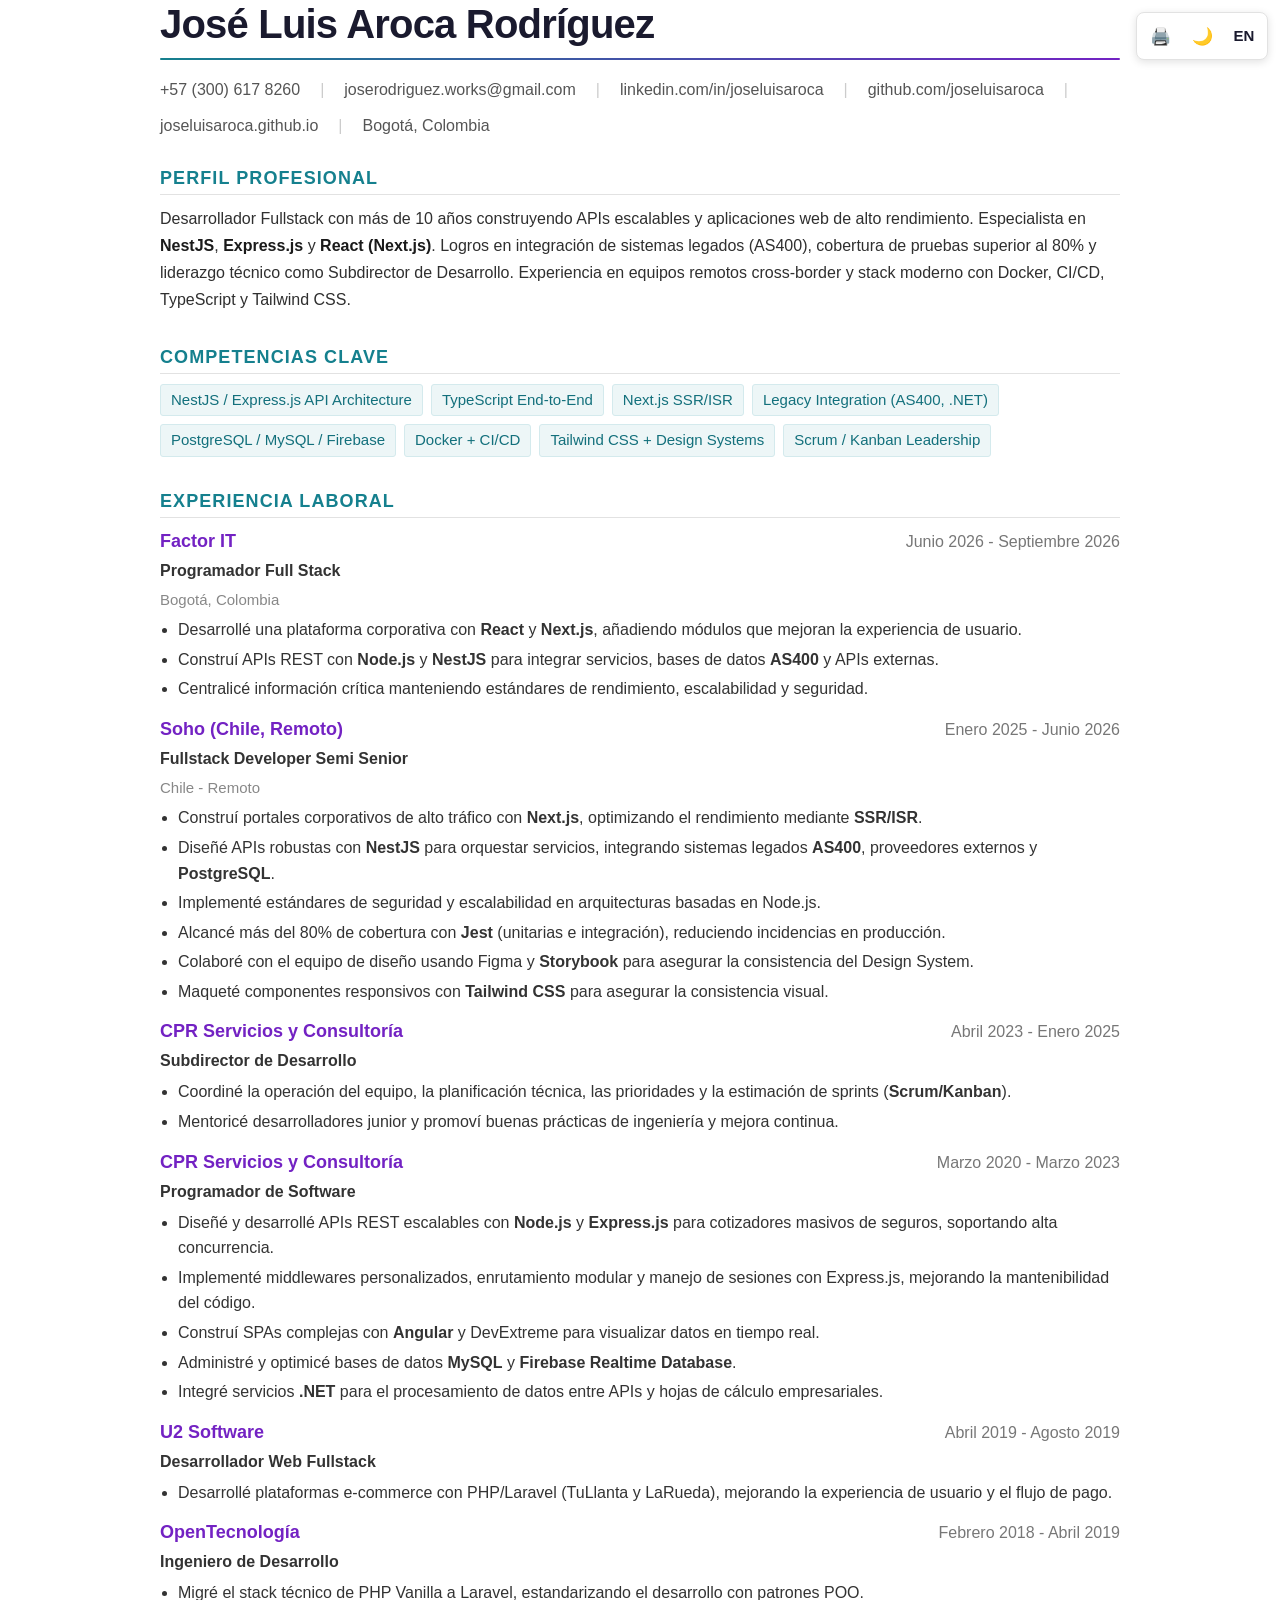
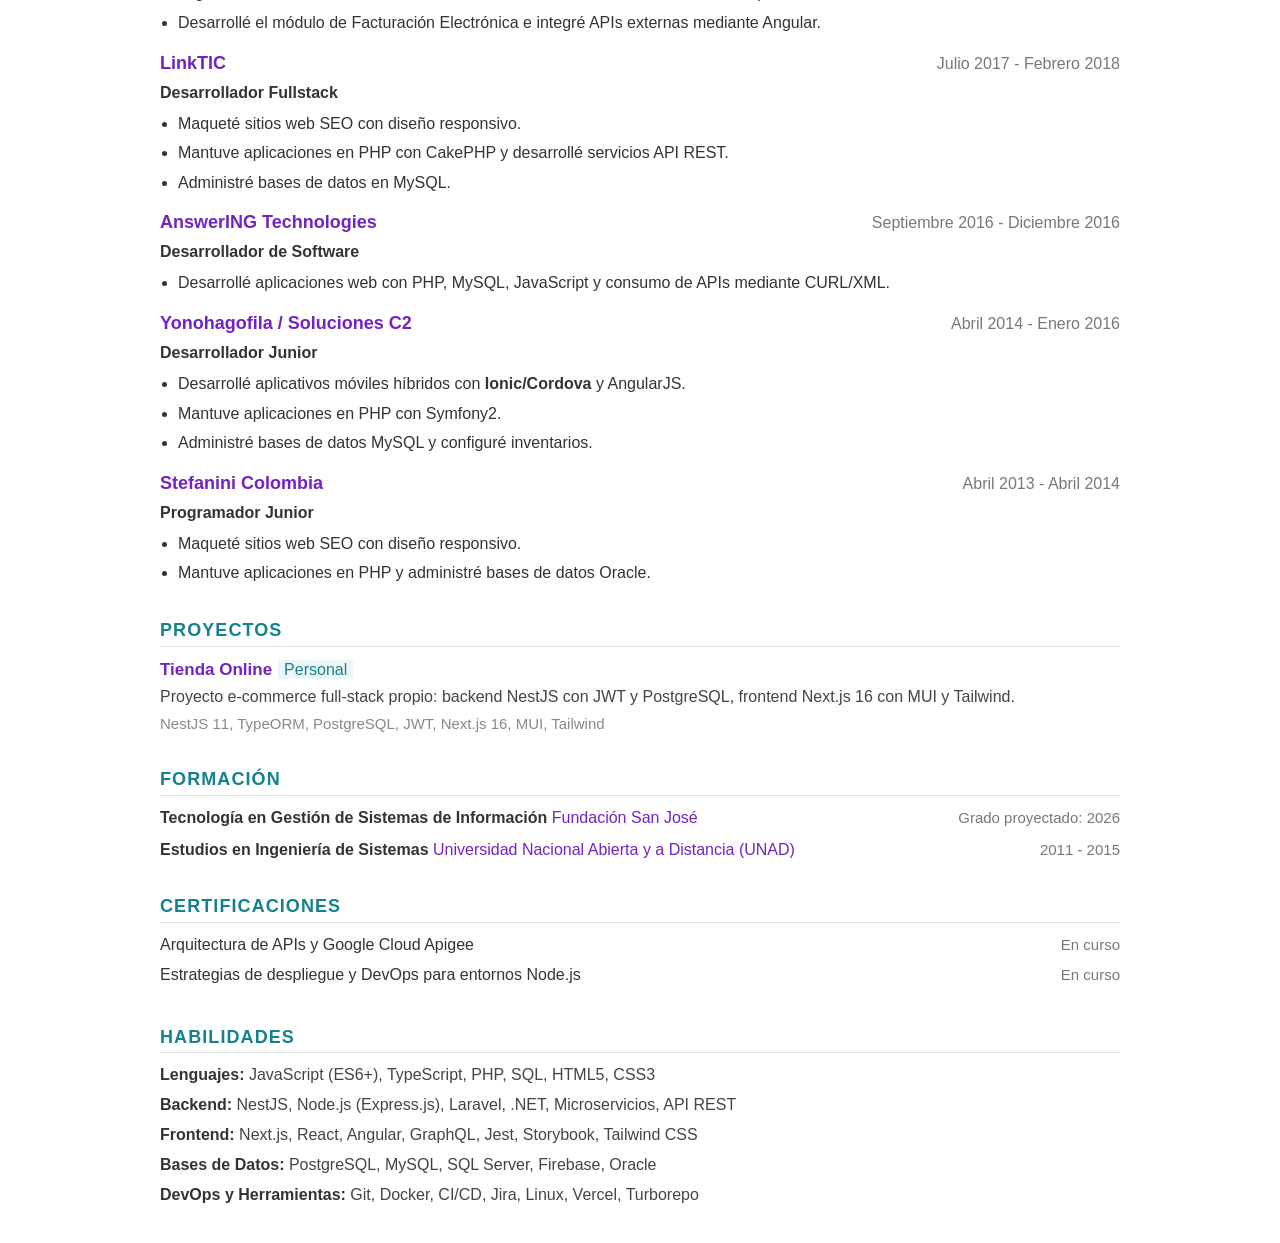
<file: index.html>
<!DOCTYPE html>
<html lang="es" data-theme="light">
<head>
<meta charset="UTF-8">
<meta name="viewport" content="width=device-width, initial-scale=1.0">
<title>José Luis Aroca Rodríguez — CV</title>
<meta name="description" content="CV de José Luis Aroca Rodríguez — Desarrollador Fullstack (Node.js, React, TypeScript). +10 años de experiencia en soluciones web escalables.">
<script>
  // Apply theme before paint to avoid a flash of the wrong theme.
  (function () {
    try {
      var t = localStorage.getItem('theme');
      if (!t) t = window.matchMedia('(prefers-color-scheme: dark)').matches ? 'dark' : 'light';
      document.documentElement.setAttribute('data-theme', t);
    } catch (e) {}
  })();
</script>
<style>
  /* Themeable tokens: defaults reproduce the CV's hardcoded values, so light
     mode stays byte-for-byte identical. Dark mode overrides the tokens below. */
  :root {
    color-scheme: light;
    --accent-color: hsl(187 74% 32%);
    --secondary-color: hsl(270, 70%, 45%);
    --font-family: "Liberation Sans", 'Helvetica Neue', Arial, 'DejaVu Sans', sans-serif;
    --font-size: 16px;
    /* Matches generate-pdf.mjs's PDF_PAGE_MARGIN — see the @page rule below. */
    --page-margin: 0.6in;
    /* Color tokens (light defaults = original CV values) */
    --color-bg: #ffffff;
    --color-text: #1a1a2e;
    --color-strong: #1a1a1a;
    --color-summary: #2f2f2f;
    --color-body: #333;
    --color-body-2: #444;
    --color-muted: #555;
    --color-muted-2: #666;
    --color-faint: #777;
    --color-ghost: #888;
    --color-sep: #ccc;
    --color-border: #e2e2e2;
    --accent-text: hsl(187, 74%, 28%);
    --accent-soft-bg: hsl(187, 40%, 95%);
    --accent-soft-border: hsl(187, 40%, 88%);
  }

  [data-theme="dark"] {
    color-scheme: dark;
    --accent-color: hsl(187, 74%, 60%);
    --secondary-color: hsl(270, 70%, 72%);
    --color-bg: #0f172a;
    --color-text: #e2e8f0;
    --color-strong: #f1f5f9;
    --color-summary: #cbd5e1;
    --color-body: #cbd5e1;
    --color-body-2: #cbd5e1;
    --color-muted: #94a3b8;
    --color-muted-2: #94a3b8;
    --color-faint: #8b98ab;
    --color-ghost: #64748b;
    --color-sep: #475569;
    --color-border: #334155;
    --accent-text: hsl(187, 70%, 66%);
    --accent-soft-bg: hsl(187, 45%, 16%);
    --accent-soft-border: hsl(187, 40%, 26%);
  }

  @page { margin: var(--page-margin); }

  /* ATS-safe typography: standard static system sans stack, ligatures off so
     PDF text extractors don't split words. See the original CV notes. */
  * {
    margin: 0;
    padding: 0;
    box-sizing: border-box;
    font-variant-ligatures: none;
    font-feature-settings: "liga" 0, "clig" 0, "dlig" 0;
  }

  html {
    -webkit-print-color-adjust: exact;
    print-color-adjust: exact;
  }

  body {
    font-family: var(--font-family);
    font-size: var(--font-size);
    line-height: 1.5;
    color: var(--color-text);
    background: var(--color-bg);
    padding: 0;
    margin: 0;
    font-variant-ligatures: none;
    font-feature-settings: "liga" 0, "clig" 0, "dlig" 0;
  }

  .page {
    width: 100%;
    max-width: 960px;
    margin: 0 auto;
    padding: 2px 0;
  }

  /* === FLOATING TOOLBAR (print + dark mode) === */
  .toolbar {
    position: fixed;
    top: 12px;
    right: 12px;
    display: flex;
    gap: 6px;
    padding: 5px;
    background: var(--color-bg);
    border: 1px solid var(--color-border);
    border-radius: 8px;
    box-shadow: 0 2px 8px rgba(0, 0, 0, 0.12);
    z-index: 1000;
  }

  .toolbar button {
    display: inline-flex;
    align-items: center;
    justify-content: center;
    width: 36px;
    height: 36px;
    font-size: 17px;
    line-height: 1;
    color: var(--color-text);
    background: transparent;
    border: 1px solid transparent;
    border-radius: 6px;
    cursor: pointer;
    transition: background 0.2s, border-color 0.2s;
  }

  .toolbar button:hover {
    background: var(--accent-soft-bg);
    border-color: var(--accent-soft-border);
  }

  .toolbar .lang-switch {
    display: inline-flex;
    align-items: center;
    justify-content: center;
    min-width: 36px;
    height: 36px;
    padding: 0 6px;
    font-family: var(--font-family);
    font-size: 15px;
    font-weight: 700;
    color: var(--color-text);
    text-decoration: none;
    border: 1px solid transparent;
    border-radius: 6px;
    transition: background 0.2s, border-color 0.2s;
  }

  .toolbar .lang-switch:hover {
    background: var(--accent-soft-bg);
    border-color: var(--accent-soft-border);
  }

  /* === HEADER === */
  .header {
    margin-bottom: 30px;
  }

  .header h1 {
    font-family: var(--font-family);
    font-size: 40px;
    font-weight: 700;
    color: var(--color-text);
    letter-spacing: -0.02em;
    margin-bottom: 12px;
    line-height: 1.1;
  }

  .header-gradient {
    height: 2px;
    background: linear-gradient(to right, var(--accent-color), var(--secondary-color));
    border-radius: 1px;
    margin-bottom: 18px;
  }

  .contact-row {
    display: flex;
    flex-wrap: wrap;
    gap: 12px 20px;
    font-family: var(--font-family);
    font-size: 16px;
    line-height: 1.5;
    color: var(--color-muted);
  }

  .contact-row a {
    color: var(--color-muted);
    text-decoration: none;
  }

  .contact-row .separator {
    color: var(--color-sep);
  }

  /* === OPTIONAL PROFILE PHOTO === */
  .cv-photo {
    float: right;
    width: 80px;
    height: 100px;
    object-fit: cover;
    margin: 0 0 8px 14px;
    border-radius: 3px;
    border: 1px solid var(--color-border);
  }

  .cv-photo--rounded { border-radius: 8px; }
  .cv-photo--circle { border-radius: 50%; aspect-ratio: 1; height: 80px; }
  .cv-photo--square { border-radius: 0; aspect-ratio: 1; height: 80px; }

  /* === SECTIONS === */
  .section {
    margin-bottom: 34px;
  }

  .section-title {
    font-family: var(--font-family);
    font-size: 18px;
    font-weight: 700;
    text-transform: uppercase;
    letter-spacing: 0.06em;
    color: var(--accent-color);
    border-bottom: 1.5px solid var(--color-border);
    padding-bottom: 4px;
    margin-bottom: 10px;
    line-height: 1.2;
  }

  /* === PROFESSIONAL SUMMARY === */
  .summary-text {
    font-size: var(--font-size);
    line-height: 1.7;
    color: var(--color-summary);
  }

  .summary-text strong {
    font-weight: 700;
    color: var(--color-strong);
  }

  /* Links must never break across lines */
  a {
    white-space: nowrap;
  }

  /* === CORE COMPETENCIES === */
  .competencies-grid {
    display: flex;
    flex-wrap: wrap;
    gap: 8px;
  }

  .competency-tag {
    font-family: var(--font-family);
    font-size: 15px;
    font-weight: 500;
    color: var(--accent-text);
    background: var(--accent-soft-bg);
    padding: 4px 10px;
    border-radius: 3px;
    border: 1px solid var(--accent-soft-border);
  }

  /* === WORK EXPERIENCE === */
  .job {
    margin-bottom: 14px;
  }

  .job-header {
    display: flex;
    justify-content: space-between;
    align-items: baseline;
    gap: 12px;
    margin-bottom: 4px;
  }

  .job-company {
    font-family: var(--font-family);
    font-size: 18px;
    font-weight: 600;
    color: var(--secondary-color);
  }

  .job-period {
    font-size: 16px;
    color: var(--color-faint);
    white-space: nowrap;
  }

  .job-role {
    font-size: var(--font-size);
    font-weight: 600;
    color: var(--color-body);
    margin-bottom: 6px;
  }

  .job-location {
    font-size: 15px;
    color: var(--color-ghost);
  }

  .job ul {
    padding-left: 18px;
    margin-top: 6px;
  }

  .job li {
    font-size: 16px;
    line-height: 1.6;
    color: var(--color-body);
    margin-bottom: 4px;
  }

  .job li strong {
    font-weight: 600;
  }

  /* === PROJECTS === */
  .project {
    margin-bottom: 12px;
  }

  .project-title {
    font-family: var(--font-family);
    font-size: 17px;
    font-weight: 600;
    color: var(--secondary-color);
  }

  .project-title a {
    color: inherit;
    text-decoration: none;
  }

  .project-title a:hover {
    text-decoration: underline;
  }

  .project-badge {
    font-size: 16px;
    font-weight: 500;
    color: var(--accent-color);
    background: var(--accent-soft-bg);
    padding: 1px 6px;
    border-radius: 2px;
    margin-left: 6px;
  }

  .project-desc {
    font-size: 16px;
    color: var(--color-body-2);
    margin-top: 3px;
    line-height: 1.55;
  }

  .project-tech {
    font-size: 15px;
    color: var(--color-ghost);
    margin-top: 3px;
  }

  /* === EDUCATION === */
  .edu-item {
    margin-bottom: 8px;
  }

  .edu-header {
    display: flex;
    justify-content: space-between;
    align-items: baseline;
    gap: 12px;
  }

  .edu-title {
    font-weight: 600;
    font-size: var(--font-size);
    color: var(--color-body);
  }

  .edu-org {
    color: var(--secondary-color);
    font-weight: 500;
  }

  .edu-year {
    font-size: 15px;
    color: var(--color-faint);
    white-space: nowrap;
  }

  .edu-location {
    font-size: 15px;
    color: var(--color-ghost);
  }

  .edu-desc {
    font-size: 15px;
    color: var(--color-muted-2);
    margin-top: 2px;
    line-height: 1.5;
  }

  /* === CERTIFICATIONS === */
  .cert-table {
    display: table;
    width: 100%;
  }

  .cert-item {
    display: table-row;
  }

  .cert-item > * {
    display: table-cell;
    vertical-align: baseline;
    padding-bottom: 6px;
  }

  .cert-title {
    font-size: 16px;
    font-weight: 500;
    color: var(--color-body);
  }

  .cert-org {
    color: var(--secondary-color);
    white-space: nowrap;
  }

  .cert-year {
    font-size: 15px;
    color: var(--color-faint);
    white-space: nowrap;
    text-align: right;
    width: 44px;
  }

  /* === AWARDS === */
  .award-table {
    display: table;
    width: 100%;
  }

  .award-item {
    display: table-row;
  }

  .award-item > * {
    display: table-cell;
    vertical-align: baseline;
    padding-bottom: 6px;
  }

  .award-title {
    font-size: 16px;
    font-weight: 500;
    color: var(--color-body);
  }

  .award-org {
    color: var(--secondary-color);
    white-space: nowrap;
  }

  .award-year {
    font-size: 15px;
    color: var(--color-faint);
    white-space: nowrap;
    text-align: right;
    width: 44px;
  }

  /* === INTERESTS === */
  .interests-line {
    font-size: 16px;
    color: var(--color-body-2);
  }

  /* === SKILLS === */
  .skills-grid {
    display: flex;
    flex-direction: column;
    gap: 6px;
  }

  .skill-item {
    font-size: 16px;
    color: var(--color-body-2);
  }

  .skill-category {
    font-weight: 600;
    color: var(--color-body);
    font-size: 16px;
    white-space: nowrap;
  }

  /* === PRINT === */
  @media print {
    body {
      -webkit-print-color-adjust: exact;
      print-color-adjust: exact;
    }

    /* Hide the toolbar and any other .noprint elements when printing/saving PDF */
    .toolbar,
    .noprint {
      display: none !important;
    }

    /* Keep a small right gutter for the print box. */
    .page {
      padding: 0 0.18in 0 0;
    }
  }

  /* === PAGE BREAK CONTROL === */
  .header,
  .edu-item,
  .cert-item,
  .competency-tag,
  .skill-item {
    break-inside: avoid;
    page-break-inside: avoid;
  }

  .section-title,
  .job-company,
  .job-role,
  .job-location,
  .edu-location,
  .project-title {
    break-after: avoid;
    page-break-after: avoid;
  }

  .project-tech {
    break-before: avoid;
    page-break-before: avoid;
  }

  /* === RTL (Arabic) Support === */
  html[lang="ar"] body {
    direction: rtl;
    text-align: right;
    font-family: 'Segoe UI', Tahoma, Arial, sans-serif;
  }

  html[lang="ar"] .header h1,
  html[lang="ar"] .section-title,
  html[lang="ar"] .job-company,
  html[lang="ar"] .project-title,
  html[lang="ar"] .competency-tag,
  html[lang="ar"] .skill-category {
    font-family: 'Segoe UI', Tahoma, Arial, sans-serif;
  }

  html[lang="ar"] .header-gradient {
    background: linear-gradient(to left, var(--accent-color), var(--secondary-color));
  }

  html[lang="ar"] .job ul {
    padding-right: 18px;
    padding-left: 0;
  }

  html[lang="ar"] .project-badge {
    margin-right: 6px;
    margin-left: 0;
  }

  html[lang="ar"] .cert-year {
    text-align: left;
  }

  html[lang="ar"] .cert-table {
    direction: rtl;
  }

  html[lang="ar"] .cv-photo {
    float: left;
    margin: 0 14px 8px 0;
  }

  /* === CJK (Japanese) font fallback === */
  html[lang="ja"] body {
    font-family: var(--font-family), 'Hiragino Sans',
      'Hiragino Kaku Gothic ProN', 'Yu Gothic', 'YuGothic', 'Noto Sans CJK JP',
      'Noto Sans JP', Meiryo, 'MS PGothic', sans-serif;
  }

  html[lang="ja"] .header h1,
  html[lang="ja"] .section-title,
  html[lang="ja"] .job-company,
  html[lang="ja"] .project-title,
  html[lang="ja"] .competency-tag,
  html[lang="ja"] .skill-category {
   font-family: var(--font-family), 'Hiragino Sans', 'Hiragino Kaku Gothic ProN',
      'Yu Gothic', 'YuGothic', 'Noto Sans CJK JP', 'Noto Sans JP',
      Meiryo, 'MS PGothic', sans-serif;
  }

  /* === Simplified Chinese typography === */
  html[lang="zh-CN"] body,
  html[lang="zh"] body {
    font-family: var(--font-family), 'PingFang SC',
      'Hiragino Sans GB', 'Microsoft YaHei', 'Noto Sans CJK SC',
      'Noto Sans SC', 'Source Han Sans SC', sans-serif;
    line-break: strict;
    word-break: normal;
    overflow-wrap: break-word;
  }

  html[lang="zh-CN"] .header h1,
  html[lang="zh-CN"] .section-title,
  html[lang="zh-CN"] .job-company,
  html[lang="zh-CN"] .project-title,
  html[lang="zh-CN"] .contact-row,
  html[lang="zh-CN"] .competency-tag,
  html[lang="zh-CN"] .skill-category,
  html[lang="zh"] .header h1,
  html[lang="zh"] .section-title,
  html[lang="zh"] .job-company,
  html[lang="zh"] .project-title,
  html[lang="zh"] .contact-row,
  html[lang="zh"] .competency-tag,
  html[lang="zh"] .skill-category {
    font-family: var(--font-family), 'PingFang SC',
      'Hiragino Sans GB', 'Microsoft YaHei', 'Noto Sans CJK SC',
      'Noto Sans SC', 'Source Han Sans SC', sans-serif;
  }

  /* === Korean typography === */
  html[lang="ko"] body {
    font-family: var(--font-family), 'Apple SD Gothic Neo',
      'Malgun Gothic', 'Noto Sans CJK KR',
      'Noto Sans KR', 'Nanum Gothic', sans-serif;
    line-break: strict;
    word-break: normal;
    overflow-wrap: break-word;
  }

  html[lang="ko"] .header h1,
  html[lang="ko"] .section-title,
  html[lang="ko"] .job-company,
  html[lang="ko"] .project-title,
  html[lang="ko"] .contact-row,
  html[lang="ko"] .competency-tag,
  html[lang="ko"] .skill-category {
    font-family: var(--font-family), 'Apple SD Gothic Neo',
      'Malgun Gothic', 'Noto Sans CJK KR',
      'Noto Sans KR', 'Nanum Gothic', sans-serif;
  }

  /* === Traditional Chinese typography === */
  html[lang="zh-TW"] body {
    font-family: var(--font-family), 'PingFang TC',
      'Microsoft JhengHei', 'Noto Sans CJK TC',
      'Noto Sans TC', 'Source Han Sans TC', sans-serif;
    line-break: strict;
    word-break: normal;
    overflow-wrap: break-word;
  }

  html[lang="zh-TW"] .header h1,
  html[lang="zh-TW"] .section-title,
  html[lang="zh-TW"] .job-company,
  html[lang="zh-TW"] .project-title,
  html[lang="zh-TW"] .contact-row,
  html[lang="zh-TW"] .competency-tag,
  html[lang="zh-TW"] .skill-category {
    font-family: var(--font-family), 'PingFang TC',
      'Microsoft JhengHei', 'Noto Sans CJK TC',
      'Noto Sans TC', 'Source Han Sans TC', sans-serif;
  }

  html[lang="zh-CN"] .summary-text,
  html[lang="zh"] .summary-text,
  html[lang="zh-CN"] .job li,
  html[lang="zh"] .job li {
    line-height: 1.7;
  }

  html[lang="zh-CN"] .section-title,
  html[lang="zh"] .section-title {
    letter-spacing: 0.03em;
  }
</style>
</head>
<body>
<div class="toolbar noprint" role="toolbar" aria-label="Controles">
  <button id="print-btn" type="button" title="Descargar PDF" aria-label="Descargar PDF">
    🖨️
  </button>
  <button id="theme-toggle" type="button" title="Cambiar tema" aria-label="Cambiar tema">
    🌙
  </button>
  <a class="lang-switch" href="en.html" title="English" aria-label="Switch to English">EN</a>
</div>
<div class="page">

  <!-- HEADER -->
  <div class="header">
    <h1>José Luis Aroca Rodríguez</h1>
    <div class="header-gradient"></div>
    <div class="contact-row">
      <a href="tel:+57(300)6178260">+57 (300) 617 8260</a>
      <span class="separator">|</span>
      <a href="mailto:joserodriguez.works@gmail.com">joserodriguez.works@gmail.com</a>
      <span class="separator">|</span>
      <a href="https://www.linkedin.com/in/joseluisaroca/">linkedin.com/in/joseluisaroca</a>
      <span class="separator">|</span>
      <a href="https://github.com/joseluisaroca">github.com/joseluisaroca</a>
      <span class="separator">|</span>
      <a href="https://joseluisaroca.github.io/">joseluisaroca.github.io</a>
      <span class="separator">|</span>
      <span>Bogotá, Colombia</span>
    </div>
  </div>

  <!-- PROFESSIONAL SUMMARY -->
  <div class="section">
    <div class="section-title">Perfil profesional</div>
    <div class="summary-text">Desarrollador Fullstack con más de 10 años construyendo APIs escalables y aplicaciones web de alto rendimiento. Especialista en <strong>NestJS</strong>, <strong>Express.js</strong> y <strong>React (Next.js)</strong>. Logros en integración de sistemas legados (AS400), cobertura de pruebas superior al 80% y liderazgo técnico como Subdirector de Desarrollo. Experiencia en equipos remotos cross-border y stack moderno con Docker, CI/CD, TypeScript y Tailwind CSS.</div>
  </div>

  <!-- CORE COMPETENCIES -->
  <div class="section">
    <div class="section-title">Competencias clave</div>
    <div class="competencies-grid">
      <span class="competency-tag">NestJS / Express.js API Architecture</span>
      <span class="competency-tag">TypeScript End-to-End</span>
      <span class="competency-tag">Next.js SSR/ISR</span>
      <span class="competency-tag">Legacy Integration (AS400, .NET)</span>
      <span class="competency-tag">PostgreSQL / MySQL / Firebase</span>
      <span class="competency-tag">Docker + CI/CD</span>
      <span class="competency-tag">Tailwind CSS + Design Systems</span>
      <span class="competency-tag">Scrum / Kanban Leadership</span>
    </div>
  </div>

  <!-- WORK EXPERIENCE -->
  <div class="section">
    <div class="section-title">Experiencia laboral</div>
    <div class="job">
  <div class="job-header">
    <span class="job-company">Factor IT</span>
    <span class="job-period">Junio 2026 - Septiembre 2026</span>
  </div>
  <div class="job-role">Programador Full Stack</div>
  <div class="job-location">Bogotá, Colombia</div>
  <ul>
    <li>Desarrollé una plataforma corporativa con <strong>React</strong> y <strong>Next.js</strong>, añadiendo módulos que mejoran la experiencia de usuario.</li>
    <li>Construí APIs REST con <strong>Node.js</strong> y <strong>NestJS</strong> para integrar servicios, bases de datos <strong>AS400</strong> y APIs externas.</li>
    <li>Centralicé información crítica manteniendo estándares de rendimiento, escalabilidad y seguridad.</li>
  </ul>
</div>
  <div class="job">
  <div class="job-header">
    <span class="job-company">Soho (Chile, Remoto)</span>
    <span class="job-period">Enero 2025 - Junio 2026</span>
  </div>
  <div class="job-role">Fullstack Developer Semi Senior</div>
  <div class="job-location">Chile - Remoto</div>
  <ul>
    <li>Construí portales corporativos de alto tráfico con <strong>Next.js</strong>, optimizando el rendimiento mediante <strong>SSR/ISR</strong>.</li>
    <li>Diseñé APIs robustas con <strong>NestJS</strong> para orquestar servicios, integrando sistemas legados <strong>AS400</strong>, proveedores externos y <strong>PostgreSQL</strong>.</li>
    <li>Implementé estándares de seguridad y escalabilidad en arquitecturas basadas en Node.js.</li>
    <li>Alcancé más del 80% de cobertura con <strong>Jest</strong> (unitarias e integración), reduciendo incidencias en producción.</li>
    <li>Colaboré con el equipo de diseño usando Figma y <strong>Storybook</strong> para asegurar la consistencia del Design System.</li>
    <li>Maqueté componentes responsivos con <strong>Tailwind CSS</strong> para asegurar la consistencia visual.</li>
  </ul>
</div>
  <div class="job">
  <div class="job-header">
    <span class="job-company">CPR Servicios y Consultoría</span>
    <span class="job-period">Abril 2023 - Enero 2025</span>
  </div>
  <div class="job-role">Subdirector de Desarrollo</div>
  
  <ul>
    <li>Coordiné la operación del equipo, la planificación técnica, las prioridades y la estimación de sprints (<strong>Scrum/Kanban</strong>).</li>
    <li>Mentoricé desarrolladores junior y promoví buenas prácticas de ingeniería y mejora continua.</li>
  </ul>
</div>
  <div class="job">
  <div class="job-header">
    <span class="job-company">CPR Servicios y Consultoría</span>
    <span class="job-period">Marzo 2020 - Marzo 2023</span>
  </div>
  <div class="job-role">Programador de Software</div>
  
  <ul>
    <li>Diseñé y desarrollé APIs REST escalables con <strong>Node.js</strong> y <strong>Express.js</strong> para cotizadores masivos de seguros, soportando alta concurrencia.</li>
    <li>Implementé middlewares personalizados, enrutamiento modular y manejo de sesiones con Express.js, mejorando la mantenibilidad del código.</li>
    <li>Construí SPAs complejas con <strong>Angular</strong> y DevExtreme para visualizar datos en tiempo real.</li>
    <li>Administré y optimicé bases de datos <strong>MySQL</strong> y <strong>Firebase Realtime Database</strong>.</li>
    <li>Integré servicios <strong>.NET</strong> para el procesamiento de datos entre APIs y hojas de cálculo empresariales.</li>
  </ul>
</div>
  <div class="job">
  <div class="job-header">
    <span class="job-company">U2 Software</span>
    <span class="job-period">Abril 2019 - Agosto 2019</span>
  </div>
  <div class="job-role">Desarrollador Web Fullstack</div>
  
  <ul>
    <li>Desarrollé plataformas e-commerce con PHP/Laravel (TuLlanta y LaRueda), mejorando la experiencia de usuario y el flujo de pago.</li>
  </ul>
</div>
  <div class="job">
  <div class="job-header">
    <span class="job-company">OpenTecnología</span>
    <span class="job-period">Febrero 2018 - Abril 2019</span>
  </div>
  <div class="job-role">Ingeniero de Desarrollo</div>
  
  <ul>
    <li>Migré el stack técnico de PHP Vanilla a Laravel, estandarizando el desarrollo con patrones POO.</li>
    <li>Desarrollé el módulo de Facturación Electrónica e integré APIs externas mediante Angular.</li>
  </ul>
</div>
  <div class="job">
  <div class="job-header">
    <span class="job-company">LinkTIC</span>
    <span class="job-period">Julio 2017 - Febrero 2018</span>
  </div>
  <div class="job-role">Desarrollador Fullstack</div>
  
  <ul>
    <li>Maqueté sitios web SEO con diseño responsivo.</li>
    <li>Mantuve aplicaciones en PHP con CakePHP y desarrollé servicios API REST.</li>
    <li>Administré bases de datos en MySQL.</li>
  </ul>
</div>
  <div class="job">
  <div class="job-header">
    <span class="job-company">AnswerING Technologies</span>
    <span class="job-period">Septiembre 2016 - Diciembre 2016</span>
  </div>
  <div class="job-role">Desarrollador de Software</div>
  
  <ul>
    <li>Desarrollé aplicaciones web con PHP, MySQL, JavaScript y consumo de APIs mediante CURL/XML.</li>
  </ul>
</div>
  <div class="job">
  <div class="job-header">
    <span class="job-company">Yonohagofila / Soluciones C2</span>
    <span class="job-period">Abril 2014 - Enero 2016</span>
  </div>
  <div class="job-role">Desarrollador Junior</div>
  
  <ul>
    <li>Desarrollé aplicativos móviles híbridos con <strong>Ionic/Cordova</strong> y AngularJS.</li>
    <li>Mantuve aplicaciones en PHP con Symfony2.</li>
    <li>Administré bases de datos MySQL y configuré inventarios.</li>
  </ul>
</div>
  <div class="job">
  <div class="job-header">
    <span class="job-company">Stefanini Colombia</span>
    <span class="job-period">Abril 2013 - Abril 2014</span>
  </div>
  <div class="job-role">Programador Junior</div>
  
  <ul>
    <li>Maqueté sitios web SEO con diseño responsivo.</li>
    <li>Mantuve aplicaciones en PHP y administré bases de datos Oracle.</li>
  </ul>
</div>
  </div>

  <!-- PROJECTS -->
  <div class="section">
    <div class="section-title">Proyectos</div>
    <div class="project">
  <div class="project-title"><a href="https://github.com/joseluisaroca">Tienda Online</a><span class="project-badge">Personal</span></div>
  <div class="project-desc">Proyecto e-commerce full-stack propio: backend NestJS con JWT y PostgreSQL, frontend Next.js 16 con MUI y Tailwind.</div>
  <div class="project-tech">NestJS 11, TypeORM, PostgreSQL, JWT, Next.js 16, MUI, Tailwind</div>
</div>
  </div>

  <!-- EDUCATION -->
  <div class="section">
    <div class="section-title">Formación</div>
    <div class="edu-item">
  <div class="edu-header">
    <div class="edu-title">Tecnología en Gestión de Sistemas de Información <span class="edu-org">Fundación San José</span></div>
    <div class="edu-year">Grado proyectado: 2026</div>
  </div>
  
  
</div>
  <div class="edu-item">
  <div class="edu-header">
    <div class="edu-title">Estudios en Ingeniería de Sistemas <span class="edu-org">Universidad Nacional Abierta y a Distancia (UNAD)</span></div>
    <div class="edu-year">2011 - 2015</div>
  </div>
  
  
</div>
  </div>

  <!-- CERTIFICATIONS -->
  <div class="section">
    <div class="section-title">Certificaciones</div>
    <div class="cert-table"><div class="cert-item">
  <span class="cert-title">Arquitectura de APIs y Google Cloud Apigee</span>
  <span class="cert-org"></span>
  <span class="cert-year">En curso</span>
</div>
    <div class="cert-item">
  <span class="cert-title">Estrategias de despliegue y DevOps para entornos Node.js</span>
  <span class="cert-org"></span>
  <span class="cert-year">En curso</span>
</div></div>
  </div>

  <!-- SKILLS -->
  <div class="section">
    <div class="section-title">Habilidades</div>
    <div class="skills-grid">
<div class="skill-item"><span class="skill-category">Lenguajes: </span>JavaScript (ES6+), TypeScript, PHP, SQL, HTML5, CSS3</div>
<div class="skill-item"><span class="skill-category">Backend: </span>NestJS, Node.js (Express.js), Laravel, .NET, Microservicios, API REST</div>
<div class="skill-item"><span class="skill-category">Frontend: </span>Next.js, React, Angular, GraphQL, Jest, Storybook, Tailwind CSS</div>
<div class="skill-item"><span class="skill-category">Bases de Datos: </span>PostgreSQL, MySQL, SQL Server, Firebase, Oracle</div>
<div class="skill-item"><span class="skill-category">DevOps y Herramientas: </span>Git, Docker, CI/CD, Jira, Linux, Vercel, Turborepo</div>
  </div>
  </div>

  <!-- END -->

</div>
<script>
  (() => {
    const root = document.documentElement;

    // Theme toggle
    const themeBtn = document.getElementById('theme-toggle');
    const syncIcon = () => {
      themeBtn.textContent = root.getAttribute('data-theme') === 'dark' ? '☀️' : '🌙';
    };
    syncIcon();

    themeBtn.addEventListener('click', () => {
      const next = root.getAttribute('data-theme') === 'dark' ? 'light' : 'dark';
      root.setAttribute('data-theme', next);
      root.style.colorScheme = next;
      localStorage.setItem('theme', next);
      syncIcon();
    });

    // Print / Save as PDF
    document.getElementById('print-btn').addEventListener('click', () =>
      window.open('assets/docs/cv-jose-luis-aroca-es-2026.pdf', '_blank'));
  })();
</script>
</body>
</html>
</file>
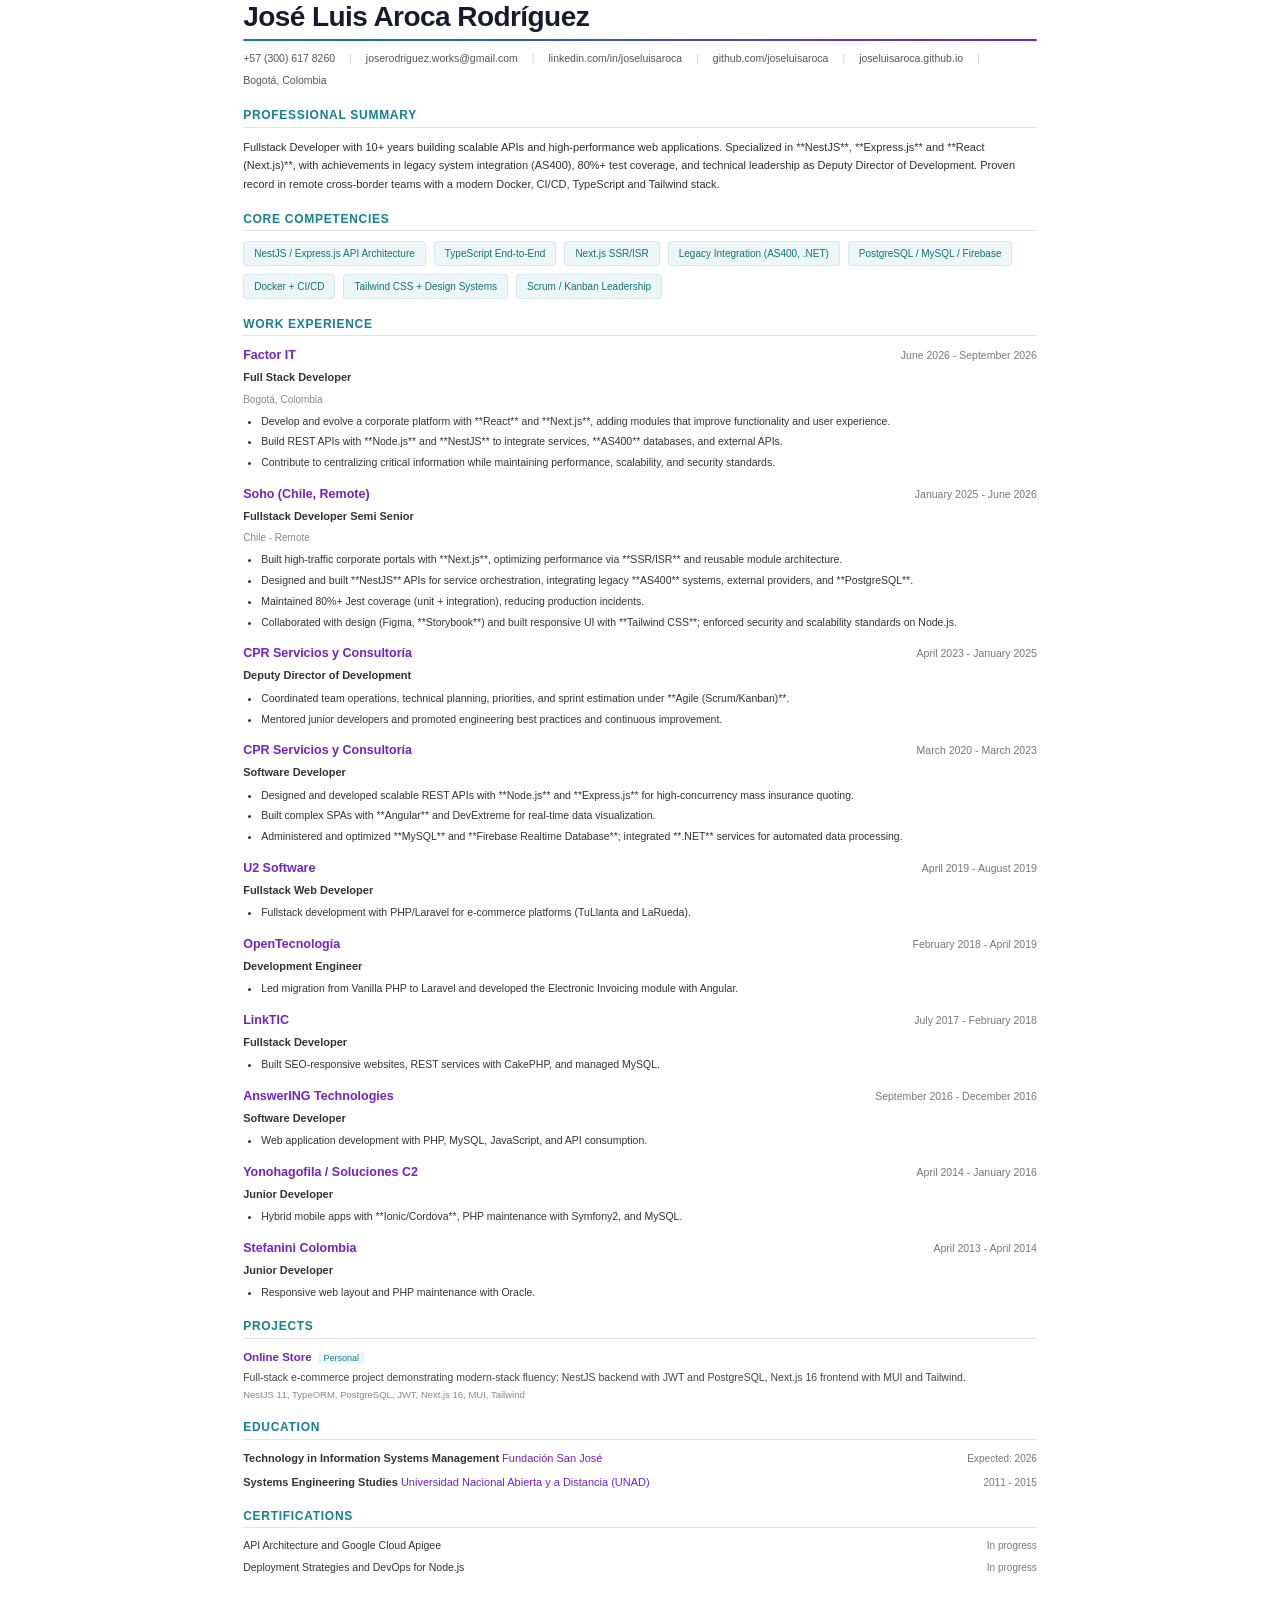
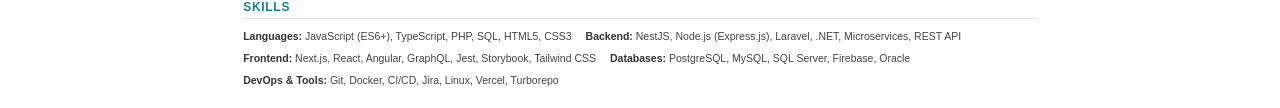
<file: cv-jose-luis-aroca-en-2026.html>
<!DOCTYPE html>
<html lang="en">
<head>
<meta charset="UTF-8">
<meta name="viewport" content="width=device-width, initial-scale=1.0">
<title>José Luis Aroca Rodríguez — CV</title>
<style>
  /* Themeable tokens (#1837): overridable via config/profile.yml `style:`, which
     the PDF pipeline injects as a later :root block. Defaults below reproduce the
     original hardcoded values, so a profile without a `style:` block is unchanged. */
  :root {
    --accent-color: hsl(187 74% 32%);
    --secondary-color: hsl(270, 70%, 45%);
    --font-family: "Liberation Sans", 'Helvetica Neue', Arial, 'DejaVu Sans', sans-serif;
    --font-size: 11px;
    /* Matches generate-pdf.mjs's PDF_PAGE_MARGIN — the actual PDF page margin
       comes from the later @page rule injectPrintPageCss appends (which reads
       this same variable), so this default must match it exactly. */
    --page-margin: 0.6in;
  }
  @page { margin: var(--page-margin); }

  /* ATS-safe typography (#font-extraction fix):
     The bundled variable woff2 fonts (Space Grotesk / DM Sans) render with
     glyph advances that make PDF text extractors inject spurious spaces inside
     words (e.g. "SUM M ARY", "Germ any") — which corrupts ATS keyword parsing.
     This template's job is clean machine-readable parsing, so we use a standard
     static system sans stack instead. Verified clean via pypdf text extraction.
     The lang="ja" rules reuse this Latin base stack (with a CJK fallback added);
     the lang="ar" rules below intentionally define their own Arabic stack. */

  * {
    margin: 0;
    padding: 0;
    box-sizing: border-box;
    /* Disable fi/fl/ffi ligatures. Headless Chromium substitutes these letter
       pairs with the Unicode glyphs U+FB01/FB02/FB03 at PDF layout time, and PDF
       text extractors (what ATS systems read) decode them back to those
       codepoints, so "verification" becomes "veriﬁcation" and a literal keyword
       search misses it. Setting this on every element covers headings and
       competency tags too. Required ligatures (rlig) stay on, so Arabic shaping
       is unaffected. */
    font-variant-ligatures: none;
    font-feature-settings: "liga" 0, "clig" 0, "dlig" 0;
  }

  html {
    -webkit-print-color-adjust: exact;
    print-color-adjust: exact;
  }

  body {
    font-family: var(--font-family);
    font-size: var(--font-size);
    line-height: 1.5;
    color: #1a1a2e;
    background: #ffffff;
    padding: 0;
    margin: 0;
    /* Disable ligatures here as well; see the * rule above. */
    font-variant-ligatures: none;
    font-feature-settings: "liga" 0, "clig" 0, "dlig" 0;
  }

  .page {
    width: 100%;
    max-width: 210mm;
    margin: 0 auto;
    padding: 2px 0;
  }

  /* === HEADER === */
  .header {
    margin-bottom: 20px;
  }

  .header h1 {
    font-family: var(--font-family);
    font-size: 28px;
    font-weight: 700;
    color: #1a1a2e;
    letter-spacing: -0.02em;
    margin-bottom: 6px;
    line-height: 1.1;
  }

  .header-gradient {
    height: 2px;
    background: linear-gradient(to right, var(--accent-color), var(--secondary-color));
    border-radius: 1px;
    margin-bottom: 10px;
  }

  .contact-row {
    display: flex;
    flex-wrap: wrap;
    gap: 8px 14px;
    font-family: var(--font-family);
    font-size: 10.5px;
    line-height: 1.4;
    color: #555;
  }

  .contact-row a {
    color: #555;
    text-decoration: none;
  }

  .contact-row .separator {
    color: #ccc;
  }

  /* === OPTIONAL PROFILE PHOTO (opt-in, DACH/European markets — #264) ===
     Off by default: with no candidate.photo the  slot is empty, no
     <img> is emitted, and the layout is byte-identical to a photoless CV.
     When opted in (candidate.photo in config/profile.yml) the photo floats into
     the top corner and the header/summary text wraps beside it. Photos are
     penalized by US/UK/many-market ATS, so this is never on by default. */
  .cv-photo {
    float: right;
    width: 80px;
    height: 100px;
    object-fit: cover;
    margin: 0 0 8px 14px;
    border-radius: 3px;
    border: 1px solid #e2e2e2;
  }

  .cv-photo--rounded { border-radius: 8px; }
  .cv-photo--circle { border-radius: 50%; aspect-ratio: 1; height: 80px; }
  .cv-photo--square { border-radius: 0; aspect-ratio: 1; height: 80px; }

  /* === SECTIONS === */
  .section {
    margin-bottom: 18px;
  }

  .section-title {
    font-family: var(--font-family);
    font-size: 12px;
    font-weight: 700;
    text-transform: uppercase;
    letter-spacing: 0.06em;
    color: var(--accent-color);
    border-bottom: 1.5px solid #e2e2e2;
    padding-bottom: 4px;
    margin-bottom: 10px;
    line-height: 1.2;
  }

  /* === PROFESSIONAL SUMMARY === */
  .summary-text {
    font-size: var(--font-size);
    line-height: 1.7;
    color: #2f2f2f;
  }

  .summary-text strong {
    font-weight: 700;
    color: #1a1a1a;
  }

  /* Links must never break across lines */
  a {
    white-space: nowrap;
  }

  /* === CORE COMPETENCIES === */
  .competencies-grid {
    display: flex;
    flex-wrap: wrap;
    gap: 8px;
  }

  .competency-tag {
    font-family: var(--font-family);
    font-size: 10px;
    font-weight: 500;
    color: hsl(187, 74%, 28%);
    background: hsl(187, 40%, 95%);
    padding: 4px 10px;
    border-radius: 3px;
    border: 1px solid hsl(187, 40%, 88%);
  }

  /* === WORK EXPERIENCE === */
  .job {
    margin-bottom: 14px;
  }

  .job-header {
    display: flex;
    justify-content: space-between;
    align-items: baseline;
    gap: 12px;
    margin-bottom: 4px;
  }

  .job-company {
    font-family: var(--font-family);
    font-size: 12.5px;
    font-weight: 600;
    color: var(--secondary-color);
  }

  .job-period {
    font-size: 10.5px;
    color: #777;
    white-space: nowrap;
  }

  .job-role {
    font-size: var(--font-size);
    font-weight: 600;
    color: #333;
    margin-bottom: 6px;
  }

  .job-location {
    font-size: 10px;
    color: #888;
  }

  .job ul {
    padding-left: 18px;
    margin-top: 6px;
  }

  .job li {
    font-size: 10.5px;
    line-height: 1.6;
    color: #333;
    margin-bottom: 4px;
  }

  .job li strong {
    font-weight: 600;
  }

  /* === PROJECTS === */
  .project {
    margin-bottom: 12px;
  }

  .project-title {
    font-family: var(--font-family);
    font-size: 11.5px;
    font-weight: 600;
    color: var(--secondary-color);
  }

  .project-title a {
    color: inherit;
    text-decoration: none;
  }

  .project-title a:hover {
    text-decoration: underline;
  }

  .project-badge {
    font-size: 9px;
    font-weight: 500;
    color: var(--accent-color);
    background: hsl(187, 40%, 95%);
    padding: 1px 6px;
    border-radius: 2px;
    margin-left: 6px;
  }

  .project-desc {
    font-size: 10.5px;
    color: #444;
    margin-top: 3px;
    line-height: 1.55;
  }

  .project-tech {
    font-size: 9.5px;
    color: #888;
    margin-top: 3px;
  }

  /* === EDUCATION === */
  .edu-item {
    margin-bottom: 8px;
  }

  .edu-header {
    display: flex;
    justify-content: space-between;
    align-items: baseline;
    gap: 12px;
  }

  .edu-title {
    font-weight: 600;
    font-size: var(--font-size);
    color: #333;
  }

  .edu-org {
    color: var(--secondary-color);
    font-weight: 500;
  }

  .edu-year {
    font-size: 10px;
    color: #777;
    white-space: nowrap;
  }

  .edu-location {
    font-size: 10px;
    color: #888;
  }

  .edu-desc {
    font-size: 10px;
    color: #666;
    margin-top: 2px;
    line-height: 1.5;
  }

  /* === CERTIFICATIONS === */
  .cert-table {
    display: table;
    width: 100%;
  }

  .cert-item {
    display: table-row;
  }

  .cert-item > * {
    display: table-cell;
    vertical-align: baseline;
    padding-bottom: 6px;
  }

  .cert-title {
    font-size: 10.5px;
    font-weight: 500;
    color: #333;
  }

  .cert-org {
    color: var(--secondary-color);
    white-space: nowrap;
  }

  .cert-year {
    font-size: 10px;
    color: #777;
    white-space: nowrap;
    text-align: right;
    width: 44px;
  }

  /* === AWARDS === */
  /* Same table model as certifications (title / issuer / year on one baseline),
     under its own class names so a template pack can restyle awards without
     dragging certifications along. */
  .award-table {
    display: table;
    width: 100%;
  }

  .award-item {
    display: table-row;
  }

  .award-item > * {
    display: table-cell;
    vertical-align: baseline;
    padding-bottom: 6px;
  }

  .award-title {
    font-size: 10.5px;
    font-weight: 500;
    color: #333;
  }

  .award-org {
    color: var(--secondary-color);
    white-space: nowrap;
  }

  .award-year {
    font-size: 10px;
    color: #777;
    white-space: nowrap;
    text-align: right;
    width: 44px;
  }

  /* === INTERESTS === */
  .interests-line {
    font-size: 10.5px;
    color: #444;
  }

  /* === SKILLS === */
  .skills-grid {
    display: flex;
    flex-wrap: wrap;
    gap: 6px 14px;
  }

  .skill-item {
    font-size: 10.5px;
    color: #444;
  }

  .skill-category {
    font-weight: 600;
    color: #333;
    font-size: 10.5px;
  }

  /* === PRINT === */
  @media print {
    body {
      -webkit-print-color-adjust: exact;
      print-color-adjust: exact;
    }

    /* Keep a small right gutter for the print box. Right-aligned content
       (job periods, education years) right-aligns to the content-box edge,
       and the rightmost glyph's side bearing can spill ~1px past it and get
       clipped by Chromium's print clip. A plain `.page` padding is reset to 0
       here for print, which is why padding set outside @media print has no
       effect; restoring a right gutter inside the print rule fixes it without
       re-centering the page or hard-coding a per-format max-width. See #1341. */
    .page {
      padding: 0 0.18in 0 0;
    }
  }

  /* === PAGE BREAK CONTROL === */
  /* Only avoid breaking small atomic units (a cert row, an education line, the
     header, a single competency or skill).  Sections and multi-bullet roles are
     allowed to flow across a page boundary so content packs tight instead of
     jumping wholesale and leaving large bottom gaps. */
  .header,
  .edu-item,
  .cert-item,
  .competency-tag,
  .skill-item {
    break-inside: avoid;
    page-break-inside: avoid;
  }

  /* Keep a heading attached to the content that follows it, so headings are not
     orphaned at the bottom of a page. */
  .section-title,
  .job-company,
  .job-role,
  .job-location,
  .edu-location,
  .project-title {
    break-after: avoid;
    page-break-after: avoid;
  }

  /* Keep a project's tech line attached to the description above it.  A project
     may still split across pages, but not at the one opportunity that strands a
     bare "Python | github.com/..." line at the top of the next page with no
     title or description to identify it. */
  .project-tech {
    break-before: avoid;
    page-break-before: avoid;
  }

  /* === RTL (Arabic) Support === */
  html[lang="ar"] body {
    direction: rtl;
    text-align: right;
    font-family: 'Segoe UI', Tahoma, Arial, sans-serif;
  }

  html[lang="ar"] .header h1,
  html[lang="ar"] .section-title,
  html[lang="ar"] .job-company,
  html[lang="ar"] .project-title,
  html[lang="ar"] .competency-tag,
  html[lang="ar"] .skill-category {
    font-family: 'Segoe UI', Tahoma, Arial, sans-serif;
  }

  html[lang="ar"] .header-gradient {
    background: linear-gradient(to left, var(--accent-color), var(--secondary-color));
  }

  html[lang="ar"] .job ul {
    padding-right: 18px;
    padding-left: 0;
  }

  html[lang="ar"] .project-badge {
    margin-right: 6px;
    margin-left: 0;
  }

  html[lang="ar"] .cert-year {
    text-align: left;
  }

  html[lang="ar"] .cert-table {
    direction: rtl;
  }

  html[lang="ar"] .cv-photo {
    float: left;
    margin: 0 14px 8px 0;
  }

  /* === CJK (Japanese) font fallback === */
  /* The bundled webfonts are Latin-only (see #951). Without a CJK fallback,
     Japanese text renders as tofu (□) in headless Chromium on any system
     without a CJK system font (Linux/CI, minimal containers). The Latin brand
     fonts are kept first so ASCII still uses Space Grotesk / DM Sans, then the
     browser's per-glyph fallback picks the first installed CJK face for kana
     and kanji. Mirrors the lang="ar" precedent above. */
  html[lang="ja"] body {
    font-family: var(--font-family), 'Hiragino Sans',
      'Hiragino Kaku Gothic ProN', 'Yu Gothic', 'YuGothic', 'Noto Sans CJK JP',
      'Noto Sans JP', Meiryo, 'MS PGothic', sans-serif;
  }

  html[lang="ja"] .header h1,
  html[lang="ja"] .section-title,
  html[lang="ja"] .job-company,
  html[lang="ja"] .project-title,
  html[lang="ja"] .competency-tag,
  html[lang="ja"] .skill-category {
   font-family: var(--font-family), 'Hiragino Sans', 'Hiragino Kaku Gothic ProN',
      'Yu Gothic', 'YuGothic', 'Noto Sans CJK JP', 'Noto Sans JP',
      Meiryo, 'MS PGothic', sans-serif;
  }

  /* === Simplified Chinese typography ===
     Keep Latin-capable system fonts first for stable ATS extraction, then use
     platform-native and open-source Simplified Chinese faces for Han glyphs.
     Explicit line-breaking prevents mixed Chinese/English tokens and Chinese
     punctuation from producing clipped or awkward PDF lines. */
  html[lang="zh-CN"] body,
  html[lang="zh"] body {
    font-family: var(--font-family), 'PingFang SC',
      'Hiragino Sans GB', 'Microsoft YaHei', 'Noto Sans CJK SC',
      'Noto Sans SC', 'Source Han Sans SC', sans-serif;
    line-break: strict;
    word-break: normal;
    overflow-wrap: break-word;
  }

  html[lang="zh-CN"] .header h1,
  html[lang="zh-CN"] .section-title,
  html[lang="zh-CN"] .job-company,
  html[lang="zh-CN"] .project-title,
  html[lang="zh-CN"] .contact-row,
  html[lang="zh-CN"] .competency-tag,
  html[lang="zh-CN"] .skill-category,
  html[lang="zh"] .header h1,
  html[lang="zh"] .section-title,
  html[lang="zh"] .job-company,
  html[lang="zh"] .project-title,
  html[lang="zh"] .contact-row,
  html[lang="zh"] .competency-tag,
  html[lang="zh"] .skill-category {
    font-family: var(--font-family), 'PingFang SC',
      'Hiragino Sans GB', 'Microsoft YaHei', 'Noto Sans CJK SC',
      'Noto Sans SC', 'Source Han Sans SC', sans-serif;
  }

  /* === Korean typography ===
     modes/ko/ ships as a supported locale, but no rule matched html[lang="ko"],
     so a Korean CV fell back to the Latin-only stack and Hangul rendered via
     whatever the PDF engine happened to substitute. Same shape as the ja and
     zh blocks above: Latin-capable faces first for stable ATS extraction, then
     platform-native and open-source Korean faces for Hangul glyphs. */
  html[lang="ko"] body {
    font-family: var(--font-family), 'Apple SD Gothic Neo',
      'Malgun Gothic', 'Noto Sans CJK KR',
      'Noto Sans KR', 'Nanum Gothic', sans-serif;
    line-break: strict;
    word-break: normal;
    overflow-wrap: break-word;
  }

  html[lang="ko"] .header h1,
  html[lang="ko"] .section-title,
  html[lang="ko"] .job-company,
  html[lang="ko"] .project-title,
  html[lang="ko"] .contact-row,
  html[lang="ko"] .competency-tag,
  html[lang="ko"] .skill-category {
    font-family: var(--font-family), 'Apple SD Gothic Neo',
      'Malgun Gothic', 'Noto Sans CJK KR',
      'Noto Sans KR', 'Nanum Gothic', sans-serif;
  }

  /* === Traditional Chinese typography ===
     modes/zh-TW/ ships as a supported locale. html[lang="zh"] does not match
     lang="zh-TW", so it needs its own rule — and it must use TC faces, not the
     Simplified stack above, which substitutes the wrong glyph forms.
     var(--font-family) leads (profile override / Latin :root default), then the
     TC faces sit in the font list itself — NOT in var()'s fallback slot, which
     is dead because :root always defines --font-family. Same shape as
     templates/ats/cv-template.ats.html. (The ja/zh-CN/ko blocks above still use
     the older `var(--font-family, …)` form and have the same dead-slot bug —
     out of scope here, tracked separately.) */
  html[lang="zh-TW"] body {
    font-family: var(--font-family), 'PingFang TC',
      'Microsoft JhengHei', 'Noto Sans CJK TC',
      'Noto Sans TC', 'Source Han Sans TC', sans-serif;
    line-break: strict;
    word-break: normal;
    overflow-wrap: break-word;
  }

  html[lang="zh-TW"] .header h1,
  html[lang="zh-TW"] .section-title,
  html[lang="zh-TW"] .job-company,
  html[lang="zh-TW"] .project-title,
  html[lang="zh-TW"] .contact-row,
  html[lang="zh-TW"] .competency-tag,
  html[lang="zh-TW"] .skill-category {
    font-family: var(--font-family), 'PingFang TC',
      'Microsoft JhengHei', 'Noto Sans CJK TC',
      'Noto Sans TC', 'Source Han Sans TC', sans-serif;
  }

  html[lang="zh-CN"] .summary-text,
  html[lang="zh"] .summary-text,
  html[lang="zh-CN"] .job li,
  html[lang="zh"] .job li {
    line-height: 1.7;
  }

  html[lang="zh-CN"] .section-title,
  html[lang="zh"] .section-title {
    letter-spacing: 0.03em;
  }
</style>
</head>
<body>
<div class="page">

  
  <!-- HEADER -->
  <div class="header">
    <h1>José Luis Aroca Rodríguez</h1>
    <div class="header-gradient"></div>
    <div class="contact-row">
      <a href="tel:+57(300)6178260">+57 (300) 617 8260</a>
      <span class="separator">|</span>
      <a href="mailto:joserodriguez.works@gmail.com">joserodriguez.works@gmail.com</a>
      <span class="separator">|</span>
      <a href="https://www.linkedin.com/in/joseluisaroca/">linkedin.com/in/joseluisaroca</a>
      <span class="separator">|</span>
      <a href="https://github.com/joseluisaroca">github.com/joseluisaroca</a>
      <span class="separator">|</span>
      <a href="https://joseluisaroca.github.io/">joseluisaroca.github.io</a>
      <span class="separator">|</span>
      <span>Bogotá, Colombia</span>
    </div>
  </div>

  <!-- PROFESSIONAL SUMMARY -->
  <div class="section">
    <div class="section-title">Professional Summary</div>
    <div class="summary-text">Fullstack Developer with 10+ years building scalable APIs and high-performance web applications. Specialized in **NestJS**, **Express.js** and **React (Next.js)**, with achievements in legacy system integration (AS400), 80%+ test coverage, and technical leadership as Deputy Director of Development. Proven record in remote cross-border teams with a modern Docker, CI/CD, TypeScript and Tailwind stack.</div>
  </div>

  <!-- CORE COMPETENCIES -->
  <div class="section">
    <div class="section-title">Core Competencies</div>
    <div class="competencies-grid">
      <span class="competency-tag">NestJS / Express.js API Architecture</span>
      <span class="competency-tag">TypeScript End-to-End</span>
      <span class="competency-tag">Next.js SSR/ISR</span>
      <span class="competency-tag">Legacy Integration (AS400, .NET)</span>
      <span class="competency-tag">PostgreSQL / MySQL / Firebase</span>
      <span class="competency-tag">Docker + CI/CD</span>
      <span class="competency-tag">Tailwind CSS + Design Systems</span>
      <span class="competency-tag">Scrum / Kanban Leadership</span>
    </div>
  </div>

  <!-- WORK EXPERIENCE -->
  <div class="section">
    <div class="section-title">Work Experience</div>
    <div class="job">
  <div class="job-header">
    <span class="job-company">Factor IT</span>
    <span class="job-period">June 2026 - September 2026</span>
  </div>
  <div class="job-role">Full Stack Developer</div>
  <div class="job-location">Bogotá, Colombia</div>
  <ul>
    <li>Develop and evolve a corporate platform with **React** and **Next.js**, adding modules that improve functionality and user experience.</li>
    <li>Build REST APIs with **Node.js** and **NestJS** to integrate services, **AS400** databases, and external APIs.</li>
    <li>Contribute to centralizing critical information while maintaining performance, scalability, and security standards.</li>
  </ul>
</div>
  <div class="job">
  <div class="job-header">
    <span class="job-company">Soho (Chile, Remote)</span>
    <span class="job-period">January 2025 - June 2026</span>
  </div>
  <div class="job-role">Fullstack Developer Semi Senior</div>
  <div class="job-location">Chile - Remote</div>
  <ul>
    <li>Built high-traffic corporate portals with **Next.js**, optimizing performance via **SSR/ISR** and reusable module architecture.</li>
    <li>Designed and built **NestJS** APIs for service orchestration, integrating legacy **AS400** systems, external providers, and **PostgreSQL**.</li>
    <li>Maintained 80%+ Jest coverage (unit + integration), reducing production incidents.</li>
    <li>Collaborated with design (Figma, **Storybook**) and built responsive UI with **Tailwind CSS**; enforced security and scalability standards on Node.js.</li>
  </ul>
</div>
  <div class="job">
  <div class="job-header">
    <span class="job-company">CPR Servicios y Consultoría</span>
    <span class="job-period">April 2023 - January 2025</span>
  </div>
  <div class="job-role">Deputy Director of Development</div>
  
  <ul>
    <li>Coordinated team operations, technical planning, priorities, and sprint estimation under **Agile (Scrum/Kanban)**.</li>
    <li>Mentored junior developers and promoted engineering best practices and continuous improvement.</li>
  </ul>
</div>
  <div class="job">
  <div class="job-header">
    <span class="job-company">CPR Servicios y Consultoría</span>
    <span class="job-period">March 2020 - March 2023</span>
  </div>
  <div class="job-role">Software Developer</div>
  
  <ul>
    <li>Designed and developed scalable REST APIs with **Node.js** and **Express.js** for high-concurrency mass insurance quoting.</li>
    <li>Built complex SPAs with **Angular** and DevExtreme for real-time data visualization.</li>
    <li>Administered and optimized **MySQL** and **Firebase Realtime Database**; integrated **.NET** services for automated data processing.</li>
  </ul>
</div>
  <div class="job">
  <div class="job-header">
    <span class="job-company">U2 Software</span>
    <span class="job-period">April 2019 - August 2019</span>
  </div>
  <div class="job-role">Fullstack Web Developer</div>
  
  <ul>
    <li>Fullstack development with PHP/Laravel for e-commerce platforms (TuLlanta and LaRueda).</li>
  </ul>
</div>
  <div class="job">
  <div class="job-header">
    <span class="job-company">OpenTecnología</span>
    <span class="job-period">February 2018 - April 2019</span>
  </div>
  <div class="job-role">Development Engineer</div>
  
  <ul>
    <li>Led migration from Vanilla PHP to Laravel and developed the Electronic Invoicing module with Angular.</li>
  </ul>
</div>
  <div class="job">
  <div class="job-header">
    <span class="job-company">LinkTIC</span>
    <span class="job-period">July 2017 - February 2018</span>
  </div>
  <div class="job-role">Fullstack Developer</div>
  
  <ul>
    <li>Built SEO-responsive websites, REST services with CakePHP, and managed MySQL.</li>
  </ul>
</div>
  <div class="job">
  <div class="job-header">
    <span class="job-company">AnswerING Technologies</span>
    <span class="job-period">September 2016 - December 2016</span>
  </div>
  <div class="job-role">Software Developer</div>
  
  <ul>
    <li>Web application development with PHP, MySQL, JavaScript, and API consumption.</li>
  </ul>
</div>
  <div class="job">
  <div class="job-header">
    <span class="job-company">Yonohagofila / Soluciones C2</span>
    <span class="job-period">April 2014 - January 2016</span>
  </div>
  <div class="job-role">Junior Developer</div>
  
  <ul>
    <li>Hybrid mobile apps with **Ionic/Cordova**, PHP maintenance with Symfony2, and MySQL.</li>
  </ul>
</div>
  <div class="job">
  <div class="job-header">
    <span class="job-company">Stefanini Colombia</span>
    <span class="job-period">April 2013 - April 2014</span>
  </div>
  <div class="job-role">Junior Developer</div>
  
  <ul>
    <li>Responsive web layout and PHP maintenance with Oracle.</li>
  </ul>
</div>
  </div>

  <!-- PROJECTS -->
  <div class="section">
    <div class="section-title">Projects</div>
    <div class="project">
  <div class="project-title"><a href="https://github.com/joseluisaroca">Online Store</a><span class="project-badge">Personal</span></div>
  <div class="project-desc">Full-stack e-commerce project demonstrating modern-stack fluency: NestJS backend with JWT and PostgreSQL, Next.js 16 frontend with MUI and Tailwind.</div>
  <div class="project-tech">NestJS 11, TypeORM, PostgreSQL, JWT, Next.js 16, MUI, Tailwind</div>
</div>
  </div>

  <!-- EDUCATION -->
  <div class="section">
    <div class="section-title">Education</div>
    <div class="edu-item">
  <div class="edu-header">
    <div class="edu-title">Technology in Information Systems Management <span class="edu-org">Fundación San José</span></div>
    <div class="edu-year">Expected: 2026</div>
  </div>
  
  
</div>
  <div class="edu-item">
  <div class="edu-header">
    <div class="edu-title">Systems Engineering Studies <span class="edu-org">Universidad Nacional Abierta y a Distancia (UNAD)</span></div>
    <div class="edu-year">2011 - 2015</div>
  </div>
  
  
</div>
  </div>

  <!-- CERTIFICATIONS -->
  <div class="section">
    <div class="section-title">Certifications</div>
    <div class="cert-table"><div class="cert-item">
  <span class="cert-title">API Architecture and Google Cloud Apigee</span>
  <span class="cert-org"></span>
  <span class="cert-year">In progress</span>
</div>
    <div class="cert-item">
  <span class="cert-title">Deployment Strategies and DevOps for Node.js</span>
  <span class="cert-org"></span>
  <span class="cert-year">In progress</span>
</div></div>
  </div>

  <!-- SKILLS -->
  <div class="section">
    <div class="section-title">Skills</div>
    <div class="skills-grid">
<div class="skill-item"><span class="skill-category">Languages: </span>JavaScript (ES6+), TypeScript, PHP, SQL, HTML5, CSS3</div>
<div class="skill-item"><span class="skill-category">Backend: </span>NestJS, Node.js (Express.js), Laravel, .NET, Microservices, REST API</div>
<div class="skill-item"><span class="skill-category">Frontend: </span>Next.js, React, Angular, GraphQL, Jest, Storybook, Tailwind CSS</div>
<div class="skill-item"><span class="skill-category">Databases: </span>PostgreSQL, MySQL, SQL Server, Firebase, Oracle</div>
<div class="skill-item"><span class="skill-category">DevOps &amp; Tools: </span>Git, Docker, CI/CD, Jira, Linux, Vercel, Turborepo</div>
  </div>
  </div>

  <!-- END -->

</div>
</body>
</html>
</file>
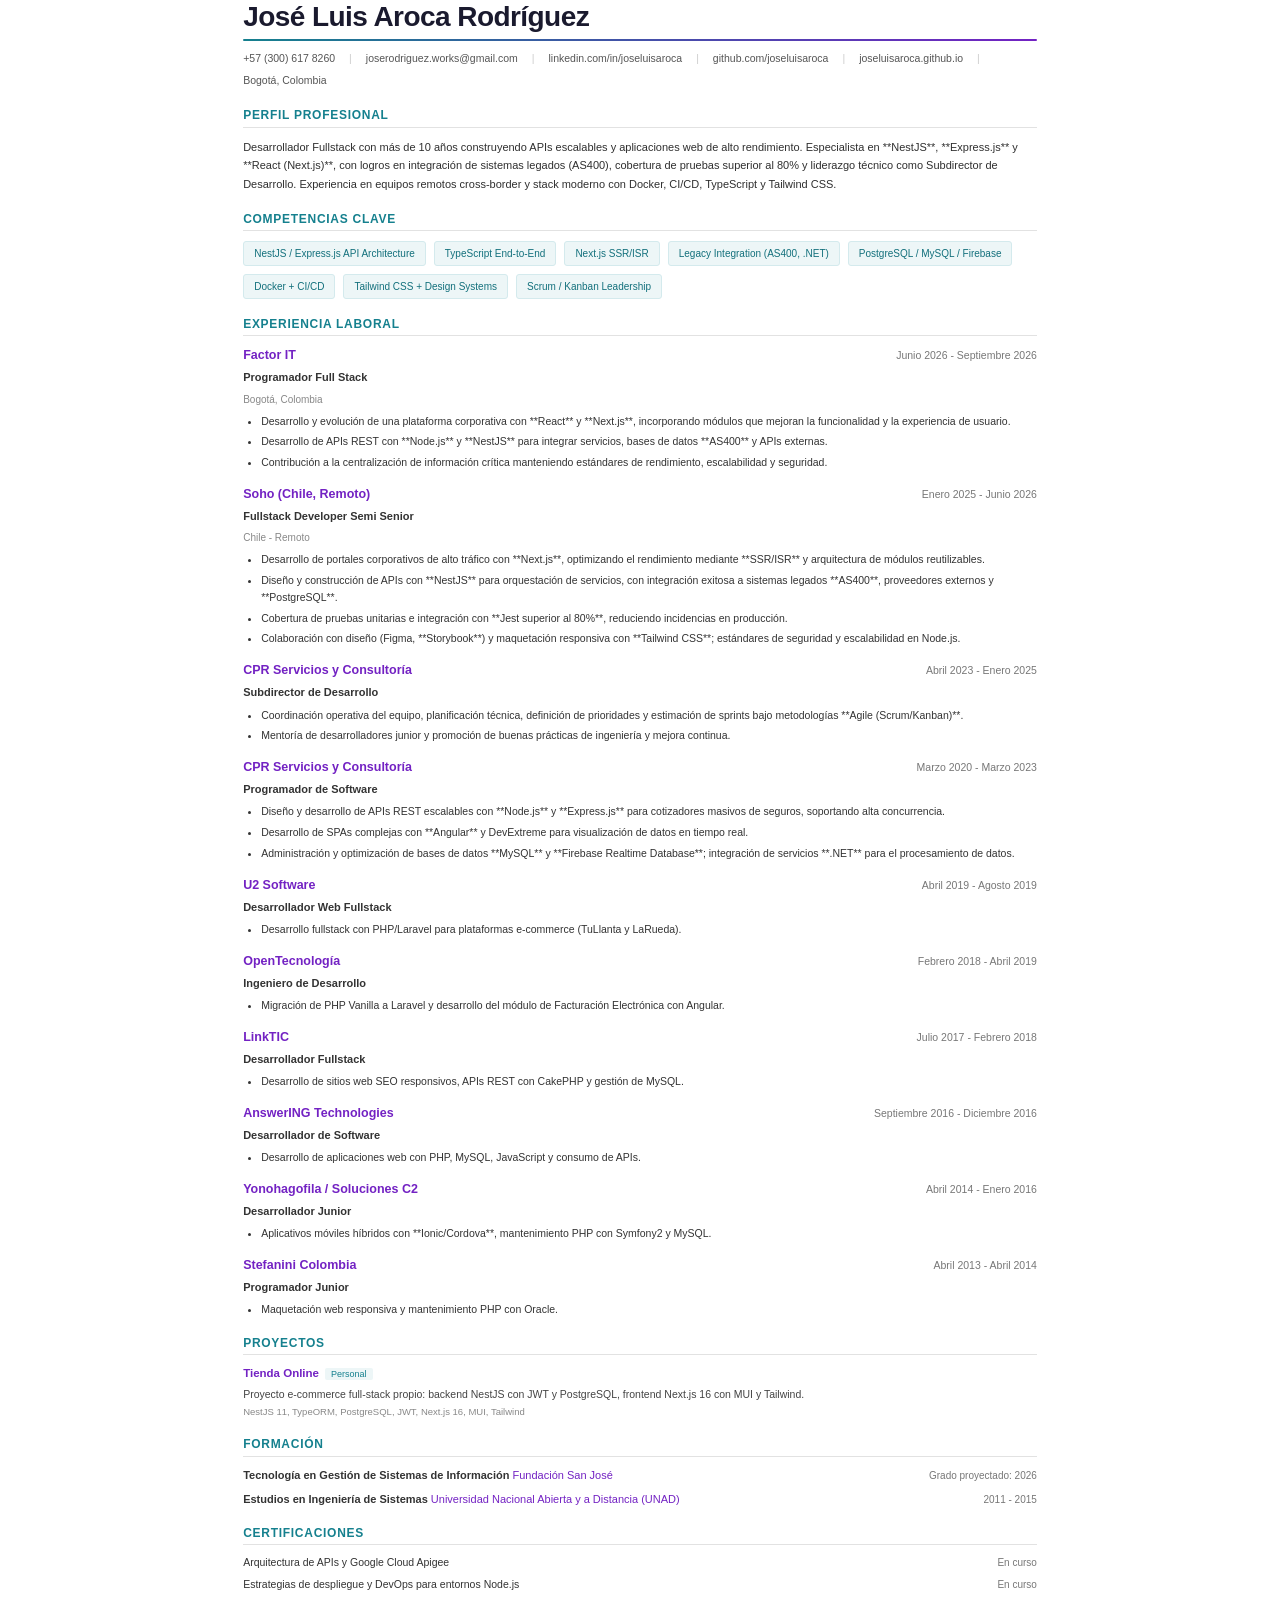
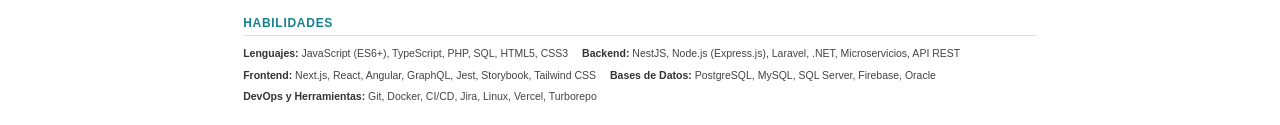
<file: cv-jose-luis-aroca-es-2026.html>
<!DOCTYPE html>
<html lang="es">
<head>
<meta charset="UTF-8">
<meta name="viewport" content="width=device-width, initial-scale=1.0">
<title>José Luis Aroca Rodríguez — CV</title>
<style>
  /* Themeable tokens (#1837): overridable via config/profile.yml `style:`, which
     the PDF pipeline injects as a later :root block. Defaults below reproduce the
     original hardcoded values, so a profile without a `style:` block is unchanged. */
  :root {
    --accent-color: hsl(187 74% 32%);
    --secondary-color: hsl(270, 70%, 45%);
    --font-family: "Liberation Sans", 'Helvetica Neue', Arial, 'DejaVu Sans', sans-serif;
    --font-size: 11px;
    /* Matches generate-pdf.mjs's PDF_PAGE_MARGIN — the actual PDF page margin
       comes from the later @page rule injectPrintPageCss appends (which reads
       this same variable), so this default must match it exactly. */
    --page-margin: 0.6in;
  }
  @page { margin: var(--page-margin); }

  /* ATS-safe typography (#font-extraction fix):
     The bundled variable woff2 fonts (Space Grotesk / DM Sans) render with
     glyph advances that make PDF text extractors inject spurious spaces inside
     words (e.g. "SUM M ARY", "Germ any") — which corrupts ATS keyword parsing.
     This template's job is clean machine-readable parsing, so we use a standard
     static system sans stack instead. Verified clean via pypdf text extraction.
     The lang="ja" rules reuse this Latin base stack (with a CJK fallback added);
     the lang="ar" rules below intentionally define their own Arabic stack. */

  * {
    margin: 0;
    padding: 0;
    box-sizing: border-box;
    /* Disable fi/fl/ffi ligatures. Headless Chromium substitutes these letter
       pairs with the Unicode glyphs U+FB01/FB02/FB03 at PDF layout time, and PDF
       text extractors (what ATS systems read) decode them back to those
       codepoints, so "verification" becomes "veriﬁcation" and a literal keyword
       search misses it. Setting this on every element covers headings and
       competency tags too. Required ligatures (rlig) stay on, so Arabic shaping
       is unaffected. */
    font-variant-ligatures: none;
    font-feature-settings: "liga" 0, "clig" 0, "dlig" 0;
  }

  html {
    -webkit-print-color-adjust: exact;
    print-color-adjust: exact;
  }

  body {
    font-family: var(--font-family);
    font-size: var(--font-size);
    line-height: 1.5;
    color: #1a1a2e;
    background: #ffffff;
    padding: 0;
    margin: 0;
    /* Disable ligatures here as well; see the * rule above. */
    font-variant-ligatures: none;
    font-feature-settings: "liga" 0, "clig" 0, "dlig" 0;
  }

  .page {
    width: 100%;
    max-width: 210mm;
    margin: 0 auto;
    padding: 2px 0;
  }

  /* === HEADER === */
  .header {
    margin-bottom: 20px;
  }

  .header h1 {
    font-family: var(--font-family);
    font-size: 28px;
    font-weight: 700;
    color: #1a1a2e;
    letter-spacing: -0.02em;
    margin-bottom: 6px;
    line-height: 1.1;
  }

  .header-gradient {
    height: 2px;
    background: linear-gradient(to right, var(--accent-color), var(--secondary-color));
    border-radius: 1px;
    margin-bottom: 10px;
  }

  .contact-row {
    display: flex;
    flex-wrap: wrap;
    gap: 8px 14px;
    font-family: var(--font-family);
    font-size: 10.5px;
    line-height: 1.4;
    color: #555;
  }

  .contact-row a {
    color: #555;
    text-decoration: none;
  }

  .contact-row .separator {
    color: #ccc;
  }

  /* === OPTIONAL PROFILE PHOTO (opt-in, DACH/European markets — #264) ===
     Off by default: with no candidate.photo the  slot is empty, no
     <img> is emitted, and the layout is byte-identical to a photoless CV.
     When opted in (candidate.photo in config/profile.yml) the photo floats into
     the top corner and the header/summary text wraps beside it. Photos are
     penalized by US/UK/many-market ATS, so this is never on by default. */
  .cv-photo {
    float: right;
    width: 80px;
    height: 100px;
    object-fit: cover;
    margin: 0 0 8px 14px;
    border-radius: 3px;
    border: 1px solid #e2e2e2;
  }

  .cv-photo--rounded { border-radius: 8px; }
  .cv-photo--circle { border-radius: 50%; aspect-ratio: 1; height: 80px; }
  .cv-photo--square { border-radius: 0; aspect-ratio: 1; height: 80px; }

  /* === SECTIONS === */
  .section {
    margin-bottom: 18px;
  }

  .section-title {
    font-family: var(--font-family);
    font-size: 12px;
    font-weight: 700;
    text-transform: uppercase;
    letter-spacing: 0.06em;
    color: var(--accent-color);
    border-bottom: 1.5px solid #e2e2e2;
    padding-bottom: 4px;
    margin-bottom: 10px;
    line-height: 1.2;
  }

  /* === PROFESSIONAL SUMMARY === */
  .summary-text {
    font-size: var(--font-size);
    line-height: 1.7;
    color: #2f2f2f;
  }

  .summary-text strong {
    font-weight: 700;
    color: #1a1a1a;
  }

  /* Links must never break across lines */
  a {
    white-space: nowrap;
  }

  /* === CORE COMPETENCIES === */
  .competencies-grid {
    display: flex;
    flex-wrap: wrap;
    gap: 8px;
  }

  .competency-tag {
    font-family: var(--font-family);
    font-size: 10px;
    font-weight: 500;
    color: hsl(187, 74%, 28%);
    background: hsl(187, 40%, 95%);
    padding: 4px 10px;
    border-radius: 3px;
    border: 1px solid hsl(187, 40%, 88%);
  }

  /* === WORK EXPERIENCE === */
  .job {
    margin-bottom: 14px;
  }

  .job-header {
    display: flex;
    justify-content: space-between;
    align-items: baseline;
    gap: 12px;
    margin-bottom: 4px;
  }

  .job-company {
    font-family: var(--font-family);
    font-size: 12.5px;
    font-weight: 600;
    color: var(--secondary-color);
  }

  .job-period {
    font-size: 10.5px;
    color: #777;
    white-space: nowrap;
  }

  .job-role {
    font-size: var(--font-size);
    font-weight: 600;
    color: #333;
    margin-bottom: 6px;
  }

  .job-location {
    font-size: 10px;
    color: #888;
  }

  .job ul {
    padding-left: 18px;
    margin-top: 6px;
  }

  .job li {
    font-size: 10.5px;
    line-height: 1.6;
    color: #333;
    margin-bottom: 4px;
  }

  .job li strong {
    font-weight: 600;
  }

  /* === PROJECTS === */
  .project {
    margin-bottom: 12px;
  }

  .project-title {
    font-family: var(--font-family);
    font-size: 11.5px;
    font-weight: 600;
    color: var(--secondary-color);
  }

  .project-title a {
    color: inherit;
    text-decoration: none;
  }

  .project-title a:hover {
    text-decoration: underline;
  }

  .project-badge {
    font-size: 9px;
    font-weight: 500;
    color: var(--accent-color);
    background: hsl(187, 40%, 95%);
    padding: 1px 6px;
    border-radius: 2px;
    margin-left: 6px;
  }

  .project-desc {
    font-size: 10.5px;
    color: #444;
    margin-top: 3px;
    line-height: 1.55;
  }

  .project-tech {
    font-size: 9.5px;
    color: #888;
    margin-top: 3px;
  }

  /* === EDUCATION === */
  .edu-item {
    margin-bottom: 8px;
  }

  .edu-header {
    display: flex;
    justify-content: space-between;
    align-items: baseline;
    gap: 12px;
  }

  .edu-title {
    font-weight: 600;
    font-size: var(--font-size);
    color: #333;
  }

  .edu-org {
    color: var(--secondary-color);
    font-weight: 500;
  }

  .edu-year {
    font-size: 10px;
    color: #777;
    white-space: nowrap;
  }

  .edu-location {
    font-size: 10px;
    color: #888;
  }

  .edu-desc {
    font-size: 10px;
    color: #666;
    margin-top: 2px;
    line-height: 1.5;
  }

  /* === CERTIFICATIONS === */
  .cert-table {
    display: table;
    width: 100%;
  }

  .cert-item {
    display: table-row;
  }

  .cert-item > * {
    display: table-cell;
    vertical-align: baseline;
    padding-bottom: 6px;
  }

  .cert-title {
    font-size: 10.5px;
    font-weight: 500;
    color: #333;
  }

  .cert-org {
    color: var(--secondary-color);
    white-space: nowrap;
  }

  .cert-year {
    font-size: 10px;
    color: #777;
    white-space: nowrap;
    text-align: right;
    width: 44px;
  }

  /* === AWARDS === */
  /* Same table model as certifications (title / issuer / year on one baseline),
     under its own class names so a template pack can restyle awards without
     dragging certifications along. */
  .award-table {
    display: table;
    width: 100%;
  }

  .award-item {
    display: table-row;
  }

  .award-item > * {
    display: table-cell;
    vertical-align: baseline;
    padding-bottom: 6px;
  }

  .award-title {
    font-size: 10.5px;
    font-weight: 500;
    color: #333;
  }

  .award-org {
    color: var(--secondary-color);
    white-space: nowrap;
  }

  .award-year {
    font-size: 10px;
    color: #777;
    white-space: nowrap;
    text-align: right;
    width: 44px;
  }

  /* === INTERESTS === */
  .interests-line {
    font-size: 10.5px;
    color: #444;
  }

  /* === SKILLS === */
  .skills-grid {
    display: flex;
    flex-wrap: wrap;
    gap: 6px 14px;
  }

  .skill-item {
    font-size: 10.5px;
    color: #444;
  }

  .skill-category {
    font-weight: 600;
    color: #333;
    font-size: 10.5px;
  }

  /* === PRINT === */
  @media print {
    body {
      -webkit-print-color-adjust: exact;
      print-color-adjust: exact;
    }

    /* Keep a small right gutter for the print box. Right-aligned content
       (job periods, education years) right-aligns to the content-box edge,
       and the rightmost glyph's side bearing can spill ~1px past it and get
       clipped by Chromium's print clip. A plain `.page` padding is reset to 0
       here for print, which is why padding set outside @media print has no
       effect; restoring a right gutter inside the print rule fixes it without
       re-centering the page or hard-coding a per-format max-width. See #1341. */
    .page {
      padding: 0 0.18in 0 0;
    }
  }

  /* === PAGE BREAK CONTROL === */
  /* Only avoid breaking small atomic units (a cert row, an education line, the
     header, a single competency or skill).  Sections and multi-bullet roles are
     allowed to flow across a page boundary so content packs tight instead of
     jumping wholesale and leaving large bottom gaps. */
  .header,
  .edu-item,
  .cert-item,
  .competency-tag,
  .skill-item {
    break-inside: avoid;
    page-break-inside: avoid;
  }

  /* Keep a heading attached to the content that follows it, so headings are not
     orphaned at the bottom of a page. */
  .section-title,
  .job-company,
  .job-role,
  .job-location,
  .edu-location,
  .project-title {
    break-after: avoid;
    page-break-after: avoid;
  }

  /* Keep a project's tech line attached to the description above it.  A project
     may still split across pages, but not at the one opportunity that strands a
     bare "Python | github.com/..." line at the top of the next page with no
     title or description to identify it. */
  .project-tech {
    break-before: avoid;
    page-break-before: avoid;
  }

  /* === RTL (Arabic) Support === */
  html[lang="ar"] body {
    direction: rtl;
    text-align: right;
    font-family: 'Segoe UI', Tahoma, Arial, sans-serif;
  }

  html[lang="ar"] .header h1,
  html[lang="ar"] .section-title,
  html[lang="ar"] .job-company,
  html[lang="ar"] .project-title,
  html[lang="ar"] .competency-tag,
  html[lang="ar"] .skill-category {
    font-family: 'Segoe UI', Tahoma, Arial, sans-serif;
  }

  html[lang="ar"] .header-gradient {
    background: linear-gradient(to left, var(--accent-color), var(--secondary-color));
  }

  html[lang="ar"] .job ul {
    padding-right: 18px;
    padding-left: 0;
  }

  html[lang="ar"] .project-badge {
    margin-right: 6px;
    margin-left: 0;
  }

  html[lang="ar"] .cert-year {
    text-align: left;
  }

  html[lang="ar"] .cert-table {
    direction: rtl;
  }

  html[lang="ar"] .cv-photo {
    float: left;
    margin: 0 14px 8px 0;
  }

  /* === CJK (Japanese) font fallback === */
  /* The bundled webfonts are Latin-only (see #951). Without a CJK fallback,
     Japanese text renders as tofu (□) in headless Chromium on any system
     without a CJK system font (Linux/CI, minimal containers). The Latin brand
     fonts are kept first so ASCII still uses Space Grotesk / DM Sans, then the
     browser's per-glyph fallback picks the first installed CJK face for kana
     and kanji. Mirrors the lang="ar" precedent above. */
  html[lang="ja"] body {
    font-family: var(--font-family), 'Hiragino Sans',
      'Hiragino Kaku Gothic ProN', 'Yu Gothic', 'YuGothic', 'Noto Sans CJK JP',
      'Noto Sans JP', Meiryo, 'MS PGothic', sans-serif;
  }

  html[lang="ja"] .header h1,
  html[lang="ja"] .section-title,
  html[lang="ja"] .job-company,
  html[lang="ja"] .project-title,
  html[lang="ja"] .competency-tag,
  html[lang="ja"] .skill-category {
   font-family: var(--font-family), 'Hiragino Sans', 'Hiragino Kaku Gothic ProN',
      'Yu Gothic', 'YuGothic', 'Noto Sans CJK JP', 'Noto Sans JP',
      Meiryo, 'MS PGothic', sans-serif;
  }

  /* === Simplified Chinese typography ===
     Keep Latin-capable system fonts first for stable ATS extraction, then use
     platform-native and open-source Simplified Chinese faces for Han glyphs.
     Explicit line-breaking prevents mixed Chinese/English tokens and Chinese
     punctuation from producing clipped or awkward PDF lines. */
  html[lang="zh-CN"] body,
  html[lang="zh"] body {
    font-family: var(--font-family), 'PingFang SC',
      'Hiragino Sans GB', 'Microsoft YaHei', 'Noto Sans CJK SC',
      'Noto Sans SC', 'Source Han Sans SC', sans-serif;
    line-break: strict;
    word-break: normal;
    overflow-wrap: break-word;
  }

  html[lang="zh-CN"] .header h1,
  html[lang="zh-CN"] .section-title,
  html[lang="zh-CN"] .job-company,
  html[lang="zh-CN"] .project-title,
  html[lang="zh-CN"] .contact-row,
  html[lang="zh-CN"] .competency-tag,
  html[lang="zh-CN"] .skill-category,
  html[lang="zh"] .header h1,
  html[lang="zh"] .section-title,
  html[lang="zh"] .job-company,
  html[lang="zh"] .project-title,
  html[lang="zh"] .contact-row,
  html[lang="zh"] .competency-tag,
  html[lang="zh"] .skill-category {
    font-family: var(--font-family), 'PingFang SC',
      'Hiragino Sans GB', 'Microsoft YaHei', 'Noto Sans CJK SC',
      'Noto Sans SC', 'Source Han Sans SC', sans-serif;
  }

  /* === Korean typography ===
     modes/ko/ ships as a supported locale, but no rule matched html[lang="ko"],
     so a Korean CV fell back to the Latin-only stack and Hangul rendered via
     whatever the PDF engine happened to substitute. Same shape as the ja and
     zh blocks above: Latin-capable faces first for stable ATS extraction, then
     platform-native and open-source Korean faces for Hangul glyphs. */
  html[lang="ko"] body {
    font-family: var(--font-family), 'Apple SD Gothic Neo',
      'Malgun Gothic', 'Noto Sans CJK KR',
      'Noto Sans KR', 'Nanum Gothic', sans-serif;
    line-break: strict;
    word-break: normal;
    overflow-wrap: break-word;
  }

  html[lang="ko"] .header h1,
  html[lang="ko"] .section-title,
  html[lang="ko"] .job-company,
  html[lang="ko"] .project-title,
  html[lang="ko"] .contact-row,
  html[lang="ko"] .competency-tag,
  html[lang="ko"] .skill-category {
    font-family: var(--font-family), 'Apple SD Gothic Neo',
      'Malgun Gothic', 'Noto Sans CJK KR',
      'Noto Sans KR', 'Nanum Gothic', sans-serif;
  }

  /* === Traditional Chinese typography ===
     modes/zh-TW/ ships as a supported locale. html[lang="zh"] does not match
     lang="zh-TW", so it needs its own rule — and it must use TC faces, not the
     Simplified stack above, which substitutes the wrong glyph forms.
     var(--font-family) leads (profile override / Latin :root default), then the
     TC faces sit in the font list itself — NOT in var()'s fallback slot, which
     is dead because :root always defines --font-family. Same shape as
     templates/ats/cv-template.ats.html. (The ja/zh-CN/ko blocks above still use
     the older `var(--font-family, …)` form and have the same dead-slot bug —
     out of scope here, tracked separately.) */
  html[lang="zh-TW"] body {
    font-family: var(--font-family), 'PingFang TC',
      'Microsoft JhengHei', 'Noto Sans CJK TC',
      'Noto Sans TC', 'Source Han Sans TC', sans-serif;
    line-break: strict;
    word-break: normal;
    overflow-wrap: break-word;
  }

  html[lang="zh-TW"] .header h1,
  html[lang="zh-TW"] .section-title,
  html[lang="zh-TW"] .job-company,
  html[lang="zh-TW"] .project-title,
  html[lang="zh-TW"] .contact-row,
  html[lang="zh-TW"] .competency-tag,
  html[lang="zh-TW"] .skill-category {
    font-family: var(--font-family), 'PingFang TC',
      'Microsoft JhengHei', 'Noto Sans CJK TC',
      'Noto Sans TC', 'Source Han Sans TC', sans-serif;
  }

  html[lang="zh-CN"] .summary-text,
  html[lang="zh"] .summary-text,
  html[lang="zh-CN"] .job li,
  html[lang="zh"] .job li {
    line-height: 1.7;
  }

  html[lang="zh-CN"] .section-title,
  html[lang="zh"] .section-title {
    letter-spacing: 0.03em;
  }
</style>
</head>
<body>
<div class="page">

  
  <!-- HEADER -->
  <div class="header">
    <h1>José Luis Aroca Rodríguez</h1>
    <div class="header-gradient"></div>
    <div class="contact-row">
      <a href="tel:+57(300)6178260">+57 (300) 617 8260</a>
      <span class="separator">|</span>
      <a href="mailto:joserodriguez.works@gmail.com">joserodriguez.works@gmail.com</a>
      <span class="separator">|</span>
      <a href="https://www.linkedin.com/in/joseluisaroca/">linkedin.com/in/joseluisaroca</a>
      <span class="separator">|</span>
      <a href="https://github.com/joseluisaroca">github.com/joseluisaroca</a>
      <span class="separator">|</span>
      <a href="https://joseluisaroca.github.io/">joseluisaroca.github.io</a>
      <span class="separator">|</span>
      <span>Bogotá, Colombia</span>
    </div>
  </div>

  <!-- PROFESSIONAL SUMMARY -->
  <div class="section">
    <div class="section-title">Perfil profesional</div>
    <div class="summary-text">Desarrollador Fullstack con más de 10 años construyendo APIs escalables y aplicaciones web de alto rendimiento. Especialista en **NestJS**, **Express.js** y **React (Next.js)**, con logros en integración de sistemas legados (AS400), cobertura de pruebas superior al 80% y liderazgo técnico como Subdirector de Desarrollo. Experiencia en equipos remotos cross-border y stack moderno con Docker, CI/CD, TypeScript y Tailwind CSS.</div>
  </div>

  <!-- CORE COMPETENCIES -->
  <div class="section">
    <div class="section-title">Competencias clave</div>
    <div class="competencies-grid">
      <span class="competency-tag">NestJS / Express.js API Architecture</span>
      <span class="competency-tag">TypeScript End-to-End</span>
      <span class="competency-tag">Next.js SSR/ISR</span>
      <span class="competency-tag">Legacy Integration (AS400, .NET)</span>
      <span class="competency-tag">PostgreSQL / MySQL / Firebase</span>
      <span class="competency-tag">Docker + CI/CD</span>
      <span class="competency-tag">Tailwind CSS + Design Systems</span>
      <span class="competency-tag">Scrum / Kanban Leadership</span>
    </div>
  </div>

  <!-- WORK EXPERIENCE -->
  <div class="section">
    <div class="section-title">Experiencia laboral</div>
    <div class="job">
  <div class="job-header">
    <span class="job-company">Factor IT</span>
    <span class="job-period">Junio 2026 - Septiembre 2026</span>
  </div>
  <div class="job-role">Programador Full Stack</div>
  <div class="job-location">Bogotá, Colombia</div>
  <ul>
    <li>Desarrollo y evolución de una plataforma corporativa con **React** y **Next.js**, incorporando módulos que mejoran la funcionalidad y la experiencia de usuario.</li>
    <li>Desarrollo de APIs REST con **Node.js** y **NestJS** para integrar servicios, bases de datos **AS400** y APIs externas.</li>
    <li>Contribución a la centralización de información crítica manteniendo estándares de rendimiento, escalabilidad y seguridad.</li>
  </ul>
</div>
  <div class="job">
  <div class="job-header">
    <span class="job-company">Soho (Chile, Remoto)</span>
    <span class="job-period">Enero 2025 - Junio 2026</span>
  </div>
  <div class="job-role">Fullstack Developer Semi Senior</div>
  <div class="job-location">Chile - Remoto</div>
  <ul>
    <li>Desarrollo de portales corporativos de alto tráfico con **Next.js**, optimizando el rendimiento mediante **SSR/ISR** y arquitectura de módulos reutilizables.</li>
    <li>Diseño y construcción de APIs con **NestJS** para orquestación de servicios, con integración exitosa a sistemas legados **AS400**, proveedores externos y **PostgreSQL**.</li>
    <li>Cobertura de pruebas unitarias e integración con **Jest superior al 80%**, reduciendo incidencias en producción.</li>
    <li>Colaboración con diseño (Figma, **Storybook**) y maquetación responsiva con **Tailwind CSS**; estándares de seguridad y escalabilidad en Node.js.</li>
  </ul>
</div>
  <div class="job">
  <div class="job-header">
    <span class="job-company">CPR Servicios y Consultoría</span>
    <span class="job-period">Abril 2023 - Enero 2025</span>
  </div>
  <div class="job-role">Subdirector de Desarrollo</div>
  
  <ul>
    <li>Coordinación operativa del equipo, planificación técnica, definición de prioridades y estimación de sprints bajo metodologías **Agile (Scrum/Kanban)**.</li>
    <li>Mentoría de desarrolladores junior y promoción de buenas prácticas de ingeniería y mejora continua.</li>
  </ul>
</div>
  <div class="job">
  <div class="job-header">
    <span class="job-company">CPR Servicios y Consultoría</span>
    <span class="job-period">Marzo 2020 - Marzo 2023</span>
  </div>
  <div class="job-role">Programador de Software</div>
  
  <ul>
    <li>Diseño y desarrollo de APIs REST escalables con **Node.js** y **Express.js** para cotizadores masivos de seguros, soportando alta concurrencia.</li>
    <li>Desarrollo de SPAs complejas con **Angular** y DevExtreme para visualización de datos en tiempo real.</li>
    <li>Administración y optimización de bases de datos **MySQL** y **Firebase Realtime Database**; integración de servicios **.NET** para el procesamiento de datos.</li>
  </ul>
</div>
  <div class="job">
  <div class="job-header">
    <span class="job-company">U2 Software</span>
    <span class="job-period">Abril 2019 - Agosto 2019</span>
  </div>
  <div class="job-role">Desarrollador Web Fullstack</div>
  
  <ul>
    <li>Desarrollo fullstack con PHP/Laravel para plataformas e-commerce (TuLlanta y LaRueda).</li>
  </ul>
</div>
  <div class="job">
  <div class="job-header">
    <span class="job-company">OpenTecnología</span>
    <span class="job-period">Febrero 2018 - Abril 2019</span>
  </div>
  <div class="job-role">Ingeniero de Desarrollo</div>
  
  <ul>
    <li>Migración de PHP Vanilla a Laravel y desarrollo del módulo de Facturación Electrónica con Angular.</li>
  </ul>
</div>
  <div class="job">
  <div class="job-header">
    <span class="job-company">LinkTIC</span>
    <span class="job-period">Julio 2017 - Febrero 2018</span>
  </div>
  <div class="job-role">Desarrollador Fullstack</div>
  
  <ul>
    <li>Desarrollo de sitios web SEO responsivos, APIs REST con CakePHP y gestión de MySQL.</li>
  </ul>
</div>
  <div class="job">
  <div class="job-header">
    <span class="job-company">AnswerING Technologies</span>
    <span class="job-period">Septiembre 2016 - Diciembre 2016</span>
  </div>
  <div class="job-role">Desarrollador de Software</div>
  
  <ul>
    <li>Desarrollo de aplicaciones web con PHP, MySQL, JavaScript y consumo de APIs.</li>
  </ul>
</div>
  <div class="job">
  <div class="job-header">
    <span class="job-company">Yonohagofila / Soluciones C2</span>
    <span class="job-period">Abril 2014 - Enero 2016</span>
  </div>
  <div class="job-role">Desarrollador Junior</div>
  
  <ul>
    <li>Aplicativos móviles híbridos con **Ionic/Cordova**, mantenimiento PHP con Symfony2 y MySQL.</li>
  </ul>
</div>
  <div class="job">
  <div class="job-header">
    <span class="job-company">Stefanini Colombia</span>
    <span class="job-period">Abril 2013 - Abril 2014</span>
  </div>
  <div class="job-role">Programador Junior</div>
  
  <ul>
    <li>Maquetación web responsiva y mantenimiento PHP con Oracle.</li>
  </ul>
</div>
  </div>

  <!-- PROJECTS -->
  <div class="section">
    <div class="section-title">Proyectos</div>
    <div class="project">
  <div class="project-title"><a href="https://github.com/joseluisaroca">Tienda Online</a><span class="project-badge">Personal</span></div>
  <div class="project-desc">Proyecto e-commerce full-stack propio: backend NestJS con JWT y PostgreSQL, frontend Next.js 16 con MUI y Tailwind.</div>
  <div class="project-tech">NestJS 11, TypeORM, PostgreSQL, JWT, Next.js 16, MUI, Tailwind</div>
</div>
  </div>

  <!-- EDUCATION -->
  <div class="section">
    <div class="section-title">Formación</div>
    <div class="edu-item">
  <div class="edu-header">
    <div class="edu-title">Tecnología en Gestión de Sistemas de Información <span class="edu-org">Fundación San José</span></div>
    <div class="edu-year">Grado proyectado: 2026</div>
  </div>
  
  
</div>
  <div class="edu-item">
  <div class="edu-header">
    <div class="edu-title">Estudios en Ingeniería de Sistemas <span class="edu-org">Universidad Nacional Abierta y a Distancia (UNAD)</span></div>
    <div class="edu-year">2011 - 2015</div>
  </div>
  
  
</div>
  </div>

  <!-- CERTIFICATIONS -->
  <div class="section">
    <div class="section-title">Certificaciones</div>
    <div class="cert-table"><div class="cert-item">
  <span class="cert-title">Arquitectura de APIs y Google Cloud Apigee</span>
  <span class="cert-org"></span>
  <span class="cert-year">En curso</span>
</div>
    <div class="cert-item">
  <span class="cert-title">Estrategias de despliegue y DevOps para entornos Node.js</span>
  <span class="cert-org"></span>
  <span class="cert-year">En curso</span>
</div></div>
  </div>

  <!-- SKILLS -->
  <div class="section">
    <div class="section-title">Habilidades</div>
    <div class="skills-grid">
<div class="skill-item"><span class="skill-category">Lenguajes: </span>JavaScript (ES6+), TypeScript, PHP, SQL, HTML5, CSS3</div>
<div class="skill-item"><span class="skill-category">Backend: </span>NestJS, Node.js (Express.js), Laravel, .NET, Microservicios, API REST</div>
<div class="skill-item"><span class="skill-category">Frontend: </span>Next.js, React, Angular, GraphQL, Jest, Storybook, Tailwind CSS</div>
<div class="skill-item"><span class="skill-category">Bases de Datos: </span>PostgreSQL, MySQL, SQL Server, Firebase, Oracle</div>
<div class="skill-item"><span class="skill-category">DevOps y Herramientas: </span>Git, Docker, CI/CD, Jira, Linux, Vercel, Turborepo</div>
  </div>
  </div>

  <!-- END -->

</div>
</body>
</html>
</file>
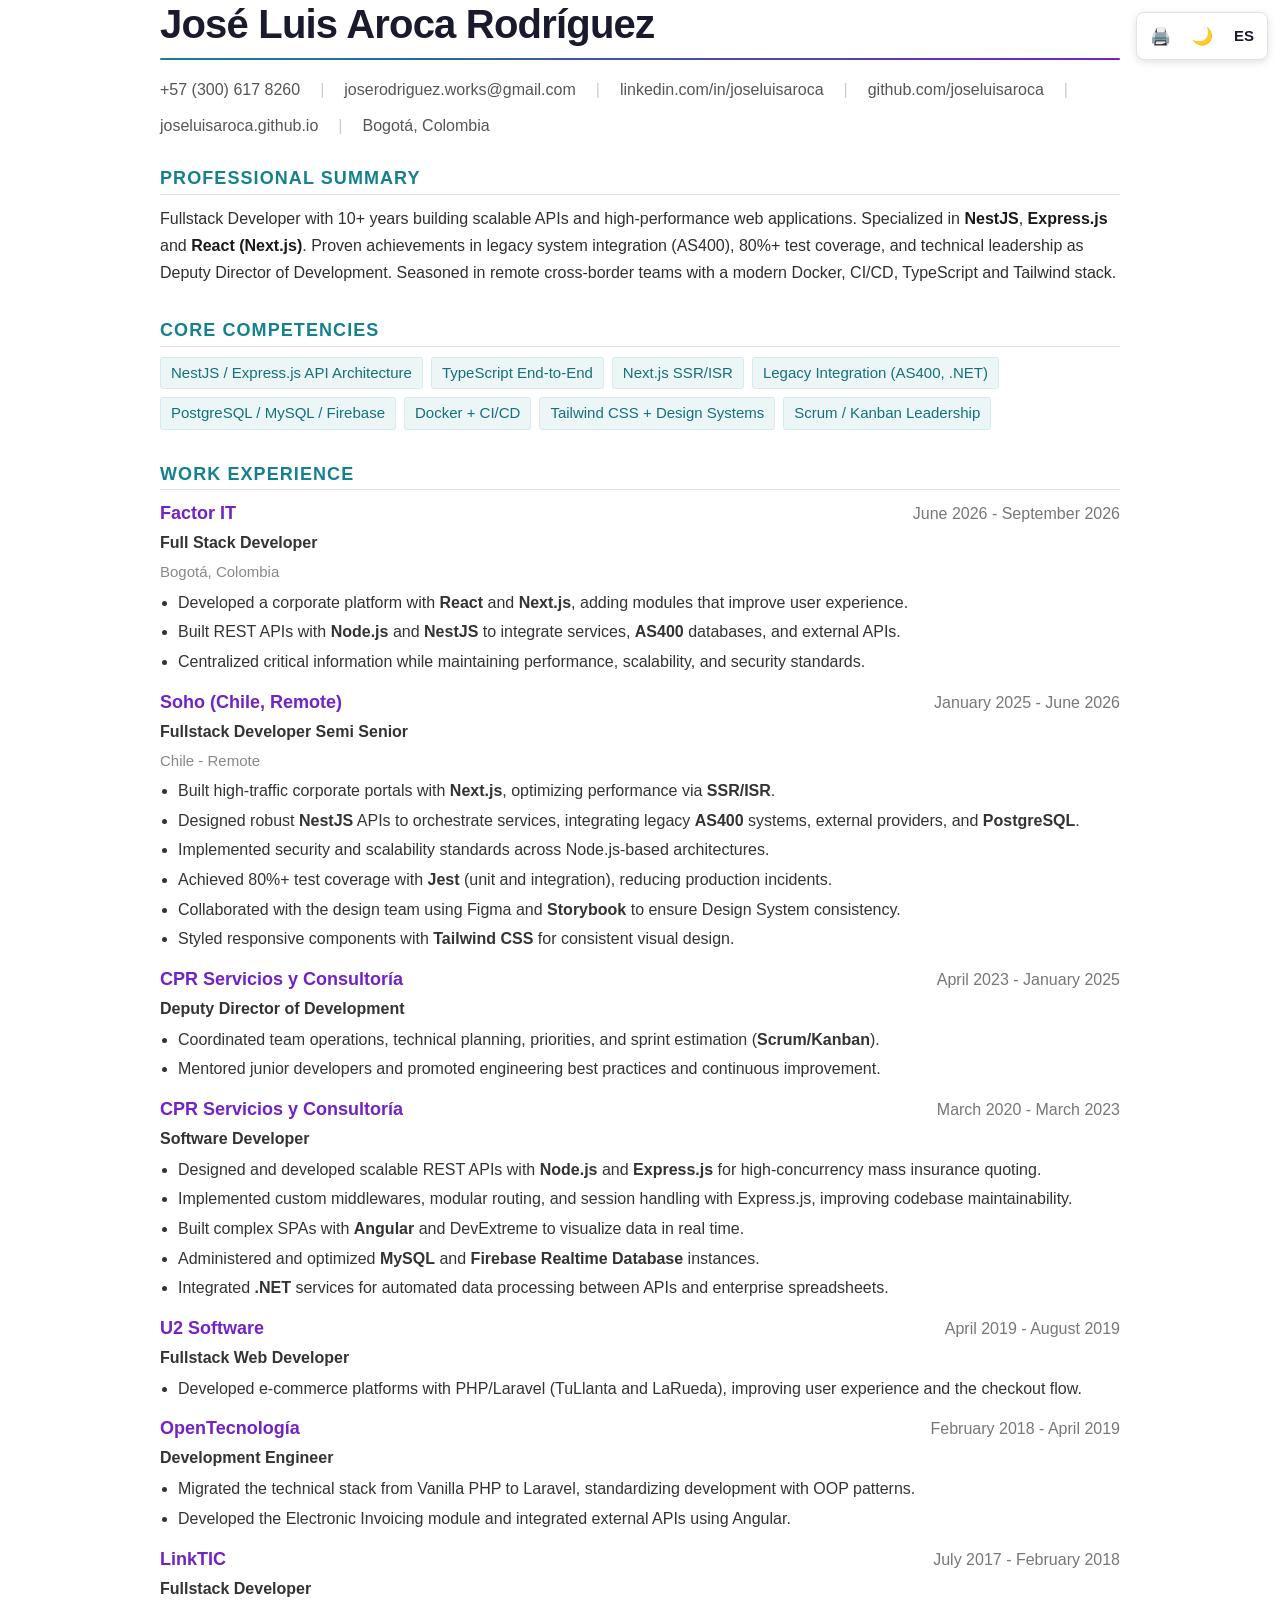
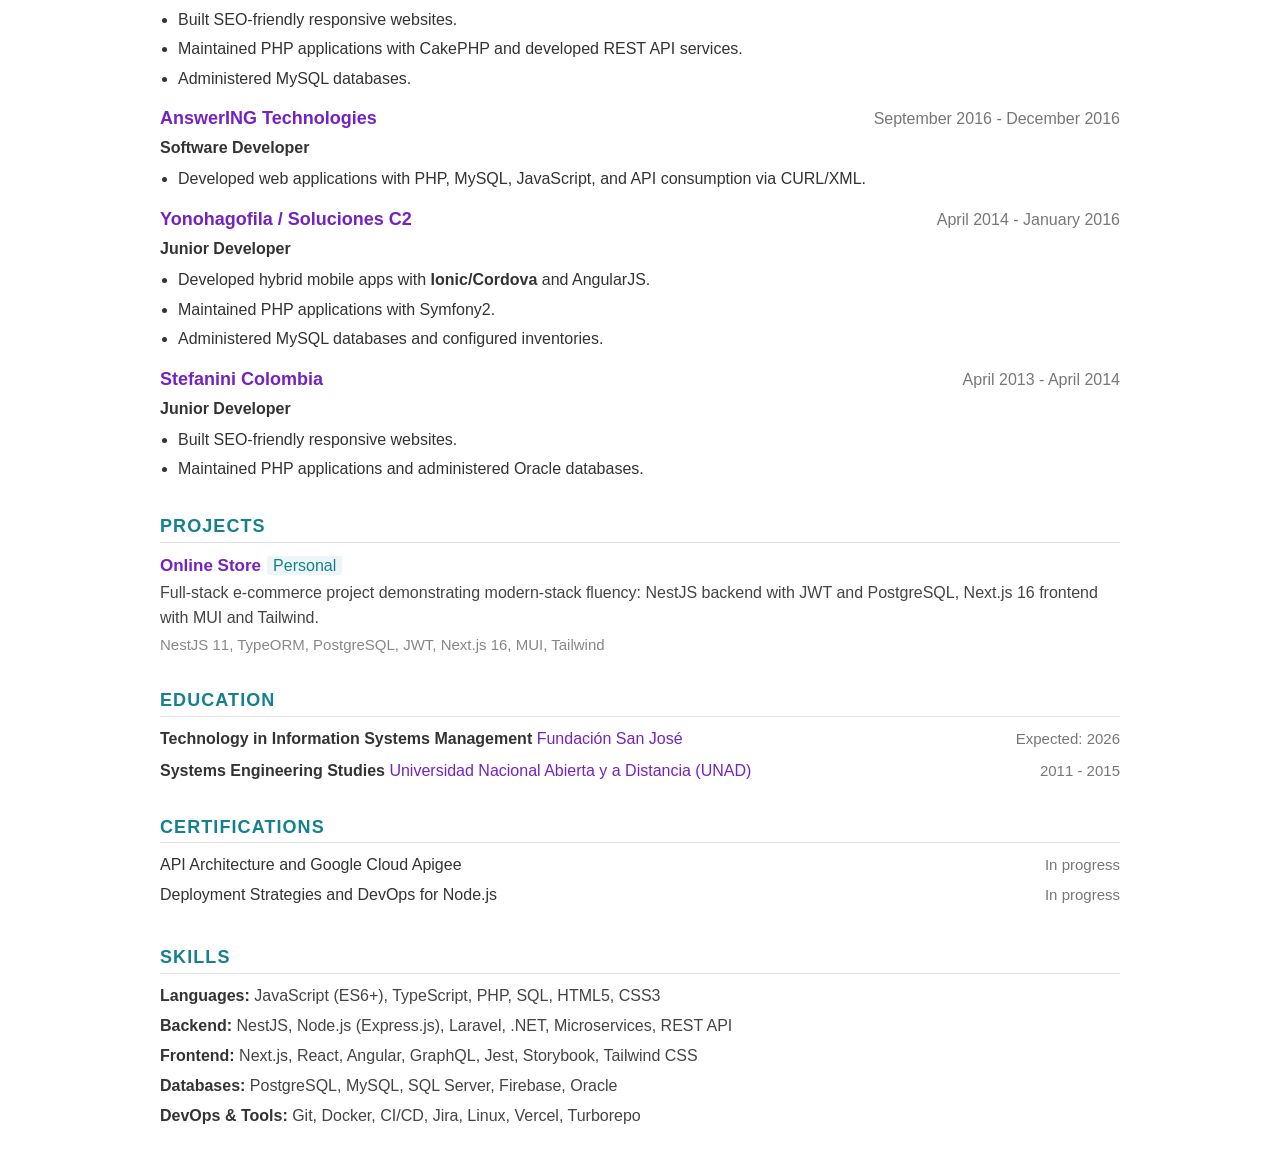
<file: en.html>
<!DOCTYPE html>
<html lang="en" data-theme="light">
<head>
<meta charset="UTF-8">
<meta name="viewport" content="width=device-width, initial-scale=1.0">
<title>José Luis Aroca Rodríguez — CV</title>
<meta name="description" content="CV of José Luis Aroca Rodríguez — Fullstack Developer (Node.js, React, TypeScript). +10 years of experience building scalable web solutions.">
<script>
  // Apply theme before paint to avoid a flash of the wrong theme.
  (function () {
    try {
      var t = localStorage.getItem('theme');
      if (!t) t = window.matchMedia('(prefers-color-scheme: dark)').matches ? 'dark' : 'light';
      document.documentElement.setAttribute('data-theme', t);
    } catch (e) {}
  })();
</script>
<style>
  /* Themeable tokens: defaults reproduce the CV's hardcoded values, so light
     mode stays byte-for-byte identical. Dark mode overrides the tokens below. */
  :root {
    color-scheme: light;
    --accent-color: hsl(187 74% 32%);
    --secondary-color: hsl(270, 70%, 45%);
    --font-family: "Liberation Sans", 'Helvetica Neue', Arial, 'DejaVu Sans', sans-serif;
    --font-size: 16px;
    /* Matches generate-pdf.mjs's PDF_PAGE_MARGIN — see the @page rule below. */
    --page-margin: 0.6in;
    /* Color tokens (light defaults = original CV values) */
    --color-bg: #ffffff;
    --color-text: #1a1a2e;
    --color-strong: #1a1a1a;
    --color-summary: #2f2f2f;
    --color-body: #333;
    --color-body-2: #444;
    --color-muted: #555;
    --color-muted-2: #666;
    --color-faint: #777;
    --color-ghost: #888;
    --color-sep: #ccc;
    --color-border: #e2e2e2;
    --accent-text: hsl(187, 74%, 28%);
    --accent-soft-bg: hsl(187, 40%, 95%);
    --accent-soft-border: hsl(187, 40%, 88%);
  }

  [data-theme="dark"] {
    color-scheme: dark;
    --accent-color: hsl(187, 74%, 60%);
    --secondary-color: hsl(270, 70%, 72%);
    --color-bg: #0f172a;
    --color-text: #e2e8f0;
    --color-strong: #f1f5f9;
    --color-summary: #cbd5e1;
    --color-body: #cbd5e1;
    --color-body-2: #cbd5e1;
    --color-muted: #94a3b8;
    --color-muted-2: #94a3b8;
    --color-faint: #8b98ab;
    --color-ghost: #64748b;
    --color-sep: #475569;
    --color-border: #334155;
    --accent-text: hsl(187, 70%, 66%);
    --accent-soft-bg: hsl(187, 45%, 16%);
    --accent-soft-border: hsl(187, 40%, 26%);
  }

  @page { margin: var(--page-margin); }

  /* ATS-safe typography: standard static system sans stack, ligatures off so
     PDF text extractors don't split words. See the original CV notes. */
  * {
    margin: 0;
    padding: 0;
    box-sizing: border-box;
    font-variant-ligatures: none;
    font-feature-settings: "liga" 0, "clig" 0, "dlig" 0;
  }

  html {
    -webkit-print-color-adjust: exact;
    print-color-adjust: exact;
  }

  body {
    font-family: var(--font-family);
    font-size: var(--font-size);
    line-height: 1.5;
    color: var(--color-text);
    background: var(--color-bg);
    padding: 0;
    margin: 0;
    font-variant-ligatures: none;
    font-feature-settings: "liga" 0, "clig" 0, "dlig" 0;
  }

  .page {
    width: 100%;
    max-width: 960px;
    margin: 0 auto;
    padding: 2px 0;
  }

  /* === FLOATING TOOLBAR (print + dark mode) === */
  .toolbar {
    position: fixed;
    top: 12px;
    right: 12px;
    display: flex;
    gap: 6px;
    padding: 5px;
    background: var(--color-bg);
    border: 1px solid var(--color-border);
    border-radius: 8px;
    box-shadow: 0 2px 8px rgba(0, 0, 0, 0.12);
    z-index: 1000;
  }

  .toolbar button {
    display: inline-flex;
    align-items: center;
    justify-content: center;
    width: 36px;
    height: 36px;
    font-size: 17px;
    line-height: 1;
    color: var(--color-text);
    background: transparent;
    border: 1px solid transparent;
    border-radius: 6px;
    cursor: pointer;
    transition: background 0.2s, border-color 0.2s;
  }

  .toolbar button:hover {
    background: var(--accent-soft-bg);
    border-color: var(--accent-soft-border);
  }

  .toolbar .lang-switch {
    display: inline-flex;
    align-items: center;
    justify-content: center;
    min-width: 36px;
    height: 36px;
    padding: 0 6px;
    font-family: var(--font-family);
    font-size: 15px;
    font-weight: 700;
    color: var(--color-text);
    text-decoration: none;
    border: 1px solid transparent;
    border-radius: 6px;
    transition: background 0.2s, border-color 0.2s;
  }

  .toolbar .lang-switch:hover {
    background: var(--accent-soft-bg);
    border-color: var(--accent-soft-border);
  }

  /* === HEADER === */
  .header {
    margin-bottom: 30px;
  }

  .header h1 {
    font-family: var(--font-family);
    font-size: 40px;
    font-weight: 700;
    color: var(--color-text);
    letter-spacing: -0.02em;
    margin-bottom: 12px;
    line-height: 1.1;
  }

  .header-gradient {
    height: 2px;
    background: linear-gradient(to right, var(--accent-color), var(--secondary-color));
    border-radius: 1px;
    margin-bottom: 18px;
  }

  .contact-row {
    display: flex;
    flex-wrap: wrap;
    gap: 12px 20px;
    font-family: var(--font-family);
    font-size: 16px;
    line-height: 1.5;
    color: var(--color-muted);
  }

  .contact-row a {
    color: var(--color-muted);
    text-decoration: none;
  }

  .contact-row .separator {
    color: var(--color-sep);
  }

  /* === OPTIONAL PROFILE PHOTO === */
  .cv-photo {
    float: right;
    width: 80px;
    height: 100px;
    object-fit: cover;
    margin: 0 0 8px 14px;
    border-radius: 3px;
    border: 1px solid var(--color-border);
  }

  .cv-photo--rounded { border-radius: 8px; }
  .cv-photo--circle { border-radius: 50%; aspect-ratio: 1; height: 80px; }
  .cv-photo--square { border-radius: 0; aspect-ratio: 1; height: 80px; }

  /* === SECTIONS === */
  .section {
    margin-bottom: 34px;
  }

  .section-title {
    font-family: var(--font-family);
    font-size: 18px;
    font-weight: 700;
    text-transform: uppercase;
    letter-spacing: 0.06em;
    color: var(--accent-color);
    border-bottom: 1.5px solid var(--color-border);
    padding-bottom: 4px;
    margin-bottom: 10px;
    line-height: 1.2;
  }

  /* === PROFESSIONAL SUMMARY === */
  .summary-text {
    font-size: var(--font-size);
    line-height: 1.7;
    color: var(--color-summary);
  }

  .summary-text strong {
    font-weight: 700;
    color: var(--color-strong);
  }

  /* Links must never break across lines */
  a {
    white-space: nowrap;
  }

  /* === CORE COMPETENCIES === */
  .competencies-grid {
    display: flex;
    flex-wrap: wrap;
    gap: 8px;
  }

  .competency-tag {
    font-family: var(--font-family);
    font-size: 15px;
    font-weight: 500;
    color: var(--accent-text);
    background: var(--accent-soft-bg);
    padding: 4px 10px;
    border-radius: 3px;
    border: 1px solid var(--accent-soft-border);
  }

  /* === WORK EXPERIENCE === */
  .job {
    margin-bottom: 14px;
  }

  .job-header {
    display: flex;
    justify-content: space-between;
    align-items: baseline;
    gap: 12px;
    margin-bottom: 4px;
  }

  .job-company {
    font-family: var(--font-family);
    font-size: 18px;
    font-weight: 600;
    color: var(--secondary-color);
  }

  .job-period {
    font-size: 16px;
    color: var(--color-faint);
    white-space: nowrap;
  }

  .job-role {
    font-size: var(--font-size);
    font-weight: 600;
    color: var(--color-body);
    margin-bottom: 6px;
  }

  .job-location {
    font-size: 15px;
    color: var(--color-ghost);
  }

  .job ul {
    padding-left: 18px;
    margin-top: 6px;
  }

  .job li {
    font-size: 16px;
    line-height: 1.6;
    color: var(--color-body);
    margin-bottom: 4px;
  }

  .job li strong {
    font-weight: 600;
  }

  /* === PROJECTS === */
  .project {
    margin-bottom: 12px;
  }

  .project-title {
    font-family: var(--font-family);
    font-size: 17px;
    font-weight: 600;
    color: var(--secondary-color);
  }

  .project-title a {
    color: inherit;
    text-decoration: none;
  }

  .project-title a:hover {
    text-decoration: underline;
  }

  .project-badge {
    font-size: 16px;
    font-weight: 500;
    color: var(--accent-color);
    background: var(--accent-soft-bg);
    padding: 1px 6px;
    border-radius: 2px;
    margin-left: 6px;
  }

  .project-desc {
    font-size: 16px;
    color: var(--color-body-2);
    margin-top: 3px;
    line-height: 1.55;
  }

  .project-tech {
    font-size: 15px;
    color: var(--color-ghost);
    margin-top: 3px;
  }

  /* === EDUCATION === */
  .edu-item {
    margin-bottom: 8px;
  }

  .edu-header {
    display: flex;
    justify-content: space-between;
    align-items: baseline;
    gap: 12px;
  }

  .edu-title {
    font-weight: 600;
    font-size: var(--font-size);
    color: var(--color-body);
  }

  .edu-org {
    color: var(--secondary-color);
    font-weight: 500;
  }

  .edu-year {
    font-size: 15px;
    color: var(--color-faint);
    white-space: nowrap;
  }

  .edu-location {
    font-size: 15px;
    color: var(--color-ghost);
  }

  .edu-desc {
    font-size: 15px;
    color: var(--color-muted-2);
    margin-top: 2px;
    line-height: 1.5;
  }

  /* === CERTIFICATIONS === */
  .cert-table {
    display: table;
    width: 100%;
  }

  .cert-item {
    display: table-row;
  }

  .cert-item > * {
    display: table-cell;
    vertical-align: baseline;
    padding-bottom: 6px;
  }

  .cert-title {
    font-size: 16px;
    font-weight: 500;
    color: var(--color-body);
  }

  .cert-org {
    color: var(--secondary-color);
    white-space: nowrap;
  }

  .cert-year {
    font-size: 15px;
    color: var(--color-faint);
    white-space: nowrap;
    text-align: right;
    width: 44px;
  }

  /* === AWARDS === */
  .award-table {
    display: table;
    width: 100%;
  }

  .award-item {
    display: table-row;
  }

  .award-item > * {
    display: table-cell;
    vertical-align: baseline;
    padding-bottom: 6px;
  }

  .award-title {
    font-size: 16px;
    font-weight: 500;
    color: var(--color-body);
  }

  .award-org {
    color: var(--secondary-color);
    white-space: nowrap;
  }

  .award-year {
    font-size: 15px;
    color: var(--color-faint);
    white-space: nowrap;
    text-align: right;
    width: 44px;
  }

  /* === INTERESTS === */
  .interests-line {
    font-size: 16px;
    color: var(--color-body-2);
  }

  /* === SKILLS === */
  .skills-grid {
    display: flex;
    flex-direction: column;
    gap: 6px;
  }

  .skill-item {
    font-size: 16px;
    color: var(--color-body-2);
  }

  .skill-category {
    font-weight: 600;
    color: var(--color-body);
    font-size: 16px;
    white-space: nowrap;
  }

  /* === PRINT === */
  @media print {
    body {
      -webkit-print-color-adjust: exact;
      print-color-adjust: exact;
    }

    /* Hide the toolbar and any other .noprint elements when printing/saving PDF */
    .toolbar,
    .noprint {
      display: none !important;
    }

    /* Keep a small right gutter for the print box. */
    .page {
      padding: 0 0.18in 0 0;
    }
  }

  /* === PAGE BREAK CONTROL === */
  .header,
  .edu-item,
  .cert-item,
  .competency-tag,
  .skill-item {
    break-inside: avoid;
    page-break-inside: avoid;
  }

  .section-title,
  .job-company,
  .job-role,
  .job-location,
  .edu-location,
  .project-title {
    break-after: avoid;
    page-break-after: avoid;
  }

  .project-tech {
    break-before: avoid;
    page-break-before: avoid;
  }

  /* === RTL (Arabic) Support === */
  html[lang="ar"] body {
    direction: rtl;
    text-align: right;
    font-family: 'Segoe UI', Tahoma, Arial, sans-serif;
  }

  html[lang="ar"] .header h1,
  html[lang="ar"] .section-title,
  html[lang="ar"] .job-company,
  html[lang="ar"] .project-title,
  html[lang="ar"] .competency-tag,
  html[lang="ar"] .skill-category {
    font-family: 'Segoe UI', Tahoma, Arial, sans-serif;
  }

  html[lang="ar"] .header-gradient {
    background: linear-gradient(to left, var(--accent-color), var(--secondary-color));
  }

  html[lang="ar"] .job ul {
    padding-right: 18px;
    padding-left: 0;
  }

  html[lang="ar"] .project-badge {
    margin-right: 6px;
    margin-left: 0;
  }

  html[lang="ar"] .cert-year {
    text-align: left;
  }

  html[lang="ar"] .cert-table {
    direction: rtl;
  }

  html[lang="ar"] .cv-photo {
    float: left;
    margin: 0 14px 8px 0;
  }

  /* === CJK (Japanese) font fallback === */
  html[lang="ja"] body {
    font-family: var(--font-family), 'Hiragino Sans',
      'Hiragino Kaku Gothic ProN', 'Yu Gothic', 'YuGothic', 'Noto Sans CJK JP',
      'Noto Sans JP', Meiryo, 'MS PGothic', sans-serif;
  }

  html[lang="ja"] .header h1,
  html[lang="ja"] .section-title,
  html[lang="ja"] .job-company,
  html[lang="ja"] .project-title,
  html[lang="ja"] .competency-tag,
  html[lang="ja"] .skill-category {
   font-family: var(--font-family), 'Hiragino Sans', 'Hiragino Kaku Gothic ProN',
      'Yu Gothic', 'YuGothic', 'Noto Sans CJK JP', 'Noto Sans JP',
      Meiryo, 'MS PGothic', sans-serif;
  }

  /* === Simplified Chinese typography === */
  html[lang="zh-CN"] body,
  html[lang="zh"] body {
    font-family: var(--font-family), 'PingFang SC',
      'Hiragino Sans GB', 'Microsoft YaHei', 'Noto Sans CJK SC',
      'Noto Sans SC', 'Source Han Sans SC', sans-serif;
    line-break: strict;
    word-break: normal;
    overflow-wrap: break-word;
  }

  html[lang="zh-CN"] .header h1,
  html[lang="zh-CN"] .section-title,
  html[lang="zh-CN"] .job-company,
  html[lang="zh-CN"] .project-title,
  html[lang="zh-CN"] .contact-row,
  html[lang="zh-CN"] .competency-tag,
  html[lang="zh-CN"] .skill-category,
  html[lang="zh"] .header h1,
  html[lang="zh"] .section-title,
  html[lang="zh"] .job-company,
  html[lang="zh"] .project-title,
  html[lang="zh"] .contact-row,
  html[lang="zh"] .competency-tag,
  html[lang="zh"] .skill-category {
    font-family: var(--font-family), 'PingFang SC',
      'Hiragino Sans GB', 'Microsoft YaHei', 'Noto Sans CJK SC',
      'Noto Sans SC', 'Source Han Sans SC', sans-serif;
  }

  /* === Korean typography === */
  html[lang="ko"] body {
    font-family: var(--font-family), 'Apple SD Gothic Neo',
      'Malgun Gothic', 'Noto Sans CJK KR',
      'Noto Sans KR', 'Nanum Gothic', sans-serif;
    line-break: strict;
    word-break: normal;
    overflow-wrap: break-word;
  }

  html[lang="ko"] .header h1,
  html[lang="ko"] .section-title,
  html[lang="ko"] .job-company,
  html[lang="ko"] .project-title,
  html[lang="ko"] .contact-row,
  html[lang="ko"] .competency-tag,
  html[lang="ko"] .skill-category {
    font-family: var(--font-family), 'Apple SD Gothic Neo',
      'Malgun Gothic', 'Noto Sans CJK KR',
      'Noto Sans KR', 'Nanum Gothic', sans-serif;
  }

  /* === Traditional Chinese typography === */
  html[lang="zh-TW"] body {
    font-family: var(--font-family), 'PingFang TC',
      'Microsoft JhengHei', 'Noto Sans CJK TC',
      'Noto Sans TC', 'Source Han Sans TC', sans-serif;
    line-break: strict;
    word-break: normal;
    overflow-wrap: break-word;
  }

  html[lang="zh-TW"] .header h1,
  html[lang="zh-TW"] .section-title,
  html[lang="zh-TW"] .job-company,
  html[lang="zh-TW"] .project-title,
  html[lang="zh-TW"] .contact-row,
  html[lang="zh-TW"] .competency-tag,
  html[lang="zh-TW"] .skill-category {
    font-family: var(--font-family), 'PingFang TC',
      'Microsoft JhengHei', 'Noto Sans CJK TC',
      'Noto Sans TC', 'Source Han Sans TC', sans-serif;
  }

  html[lang="zh-CN"] .summary-text,
  html[lang="zh"] .summary-text,
  html[lang="zh-CN"] .job li,
  html[lang="zh"] .job li {
    line-height: 1.7;
  }

  html[lang="zh-CN"] .section-title,
  html[lang="zh"] .section-title {
    letter-spacing: 0.03em;
  }
</style>
</head>
<body>
<div class="toolbar noprint" role="toolbar" aria-label="Controls">
  <button id="print-btn" type="button" title="Download PDF" aria-label="Download PDF">
    🖨️
  </button>
  <button id="theme-toggle" type="button" title="Toggle theme" aria-label="Toggle theme">
    🌙
  </button>
  <a class="lang-switch" href="index.html" title="Español" aria-label="Switch to Spanish">ES</a>
</div>
<div class="page">

  <!-- HEADER -->
  <div class="header">
    <h1>José Luis Aroca Rodríguez</h1>
    <div class="header-gradient"></div>
    <div class="contact-row">
      <a href="tel:+57(300)6178260">+57 (300) 617 8260</a>
      <span class="separator">|</span>
      <a href="mailto:joserodriguez.works@gmail.com">joserodriguez.works@gmail.com</a>
      <span class="separator">|</span>
      <a href="https://www.linkedin.com/in/joseluisaroca/">linkedin.com/in/joseluisaroca</a>
      <span class="separator">|</span>
      <a href="https://github.com/joseluisaroca">github.com/joseluisaroca</a>
      <span class="separator">|</span>
      <a href="https://joseluisaroca.github.io/">joseluisaroca.github.io</a>
      <span class="separator">|</span>
      <span>Bogotá, Colombia</span>
    </div>
  </div>

  <!-- PROFESSIONAL SUMMARY -->
  <div class="section">
    <div class="section-title">Professional Summary</div>
    <div class="summary-text">Fullstack Developer with 10+ years building scalable APIs and high-performance web applications. Specialized in <strong>NestJS</strong>, <strong>Express.js</strong> and <strong>React (Next.js)</strong>. Proven achievements in legacy system integration (AS400), 80%+ test coverage, and technical leadership as Deputy Director of Development. Seasoned in remote cross-border teams with a modern Docker, CI/CD, TypeScript and Tailwind stack.</div>
  </div>

  <!-- CORE COMPETENCIES -->
  <div class="section">
    <div class="section-title">Core Competencies</div>
    <div class="competencies-grid">
      <span class="competency-tag">NestJS / Express.js API Architecture</span>
      <span class="competency-tag">TypeScript End-to-End</span>
      <span class="competency-tag">Next.js SSR/ISR</span>
      <span class="competency-tag">Legacy Integration (AS400, .NET)</span>
      <span class="competency-tag">PostgreSQL / MySQL / Firebase</span>
      <span class="competency-tag">Docker + CI/CD</span>
      <span class="competency-tag">Tailwind CSS + Design Systems</span>
      <span class="competency-tag">Scrum / Kanban Leadership</span>
    </div>
  </div>

  <!-- WORK EXPERIENCE -->
  <div class="section">
    <div class="section-title">Work Experience</div>
    <div class="job">
  <div class="job-header">
    <span class="job-company">Factor IT</span>
    <span class="job-period">June 2026 - September 2026</span>
  </div>
  <div class="job-role">Full Stack Developer</div>
  <div class="job-location">Bogotá, Colombia</div>
  <ul>
    <li>Developed a corporate platform with <strong>React</strong> and <strong>Next.js</strong>, adding modules that improve user experience.</li>
    <li>Built REST APIs with <strong>Node.js</strong> and <strong>NestJS</strong> to integrate services, <strong>AS400</strong> databases, and external APIs.</li>
    <li>Centralized critical information while maintaining performance, scalability, and security standards.</li>
  </ul>
</div>
  <div class="job">
  <div class="job-header">
    <span class="job-company">Soho (Chile, Remote)</span>
    <span class="job-period">January 2025 - June 2026</span>
  </div>
  <div class="job-role">Fullstack Developer Semi Senior</div>
  <div class="job-location">Chile - Remote</div>
  <ul>
    <li>Built high-traffic corporate portals with <strong>Next.js</strong>, optimizing performance via <strong>SSR/ISR</strong>.</li>
    <li>Designed robust <strong>NestJS</strong> APIs to orchestrate services, integrating legacy <strong>AS400</strong> systems, external providers, and <strong>PostgreSQL</strong>.</li>
    <li>Implemented security and scalability standards across Node.js-based architectures.</li>
    <li>Achieved 80%+ test coverage with <strong>Jest</strong> (unit and integration), reducing production incidents.</li>
    <li>Collaborated with the design team using Figma and <strong>Storybook</strong> to ensure Design System consistency.</li>
    <li>Styled responsive components with <strong>Tailwind CSS</strong> for consistent visual design.</li>
  </ul>
</div>
  <div class="job">
  <div class="job-header">
    <span class="job-company">CPR Servicios y Consultoría</span>
    <span class="job-period">April 2023 - January 2025</span>
  </div>
  <div class="job-role">Deputy Director of Development</div>
  
  <ul>
    <li>Coordinated team operations, technical planning, priorities, and sprint estimation (<strong>Scrum/Kanban</strong>).</li>
    <li>Mentored junior developers and promoted engineering best practices and continuous improvement.</li>
  </ul>
</div>
  <div class="job">
  <div class="job-header">
    <span class="job-company">CPR Servicios y Consultoría</span>
    <span class="job-period">March 2020 - March 2023</span>
  </div>
  <div class="job-role">Software Developer</div>
  
  <ul>
    <li>Designed and developed scalable REST APIs with <strong>Node.js</strong> and <strong>Express.js</strong> for high-concurrency mass insurance quoting.</li>
    <li>Implemented custom middlewares, modular routing, and session handling with Express.js, improving codebase maintainability.</li>
    <li>Built complex SPAs with <strong>Angular</strong> and DevExtreme to visualize data in real time.</li>
    <li>Administered and optimized <strong>MySQL</strong> and <strong>Firebase Realtime Database</strong> instances.</li>
    <li>Integrated <strong>.NET</strong> services for automated data processing between APIs and enterprise spreadsheets.</li>
  </ul>
</div>
  <div class="job">
  <div class="job-header">
    <span class="job-company">U2 Software</span>
    <span class="job-period">April 2019 - August 2019</span>
  </div>
  <div class="job-role">Fullstack Web Developer</div>
  
  <ul>
    <li>Developed e-commerce platforms with PHP/Laravel (TuLlanta and LaRueda), improving user experience and the checkout flow.</li>
  </ul>
</div>
  <div class="job">
  <div class="job-header">
    <span class="job-company">OpenTecnología</span>
    <span class="job-period">February 2018 - April 2019</span>
  </div>
  <div class="job-role">Development Engineer</div>
  
  <ul>
    <li>Migrated the technical stack from Vanilla PHP to Laravel, standardizing development with OOP patterns.</li>
    <li>Developed the Electronic Invoicing module and integrated external APIs using Angular.</li>
  </ul>
</div>
  <div class="job">
  <div class="job-header">
    <span class="job-company">LinkTIC</span>
    <span class="job-period">July 2017 - February 2018</span>
  </div>
  <div class="job-role">Fullstack Developer</div>
  
  <ul>
    <li>Built SEO-friendly responsive websites.</li>
    <li>Maintained PHP applications with CakePHP and developed REST API services.</li>
    <li>Administered MySQL databases.</li>
  </ul>
</div>
  <div class="job">
  <div class="job-header">
    <span class="job-company">AnswerING Technologies</span>
    <span class="job-period">September 2016 - December 2016</span>
  </div>
  <div class="job-role">Software Developer</div>
  
  <ul>
    <li>Developed web applications with PHP, MySQL, JavaScript, and API consumption via CURL/XML.</li>
  </ul>
</div>
  <div class="job">
  <div class="job-header">
    <span class="job-company">Yonohagofila / Soluciones C2</span>
    <span class="job-period">April 2014 - January 2016</span>
  </div>
  <div class="job-role">Junior Developer</div>
  
  <ul>
    <li>Developed hybrid mobile apps with <strong>Ionic/Cordova</strong> and AngularJS.</li>
    <li>Maintained PHP applications with Symfony2.</li>
    <li>Administered MySQL databases and configured inventories.</li>
  </ul>
</div>
  <div class="job">
  <div class="job-header">
    <span class="job-company">Stefanini Colombia</span>
    <span class="job-period">April 2013 - April 2014</span>
  </div>
  <div class="job-role">Junior Developer</div>
  
  <ul>
    <li>Built SEO-friendly responsive websites.</li>
    <li>Maintained PHP applications and administered Oracle databases.</li>
  </ul>
</div>
  </div>

  <!-- PROJECTS -->
  <div class="section">
    <div class="section-title">Projects</div>
    <div class="project">
  <div class="project-title"><a href="https://github.com/joseluisaroca">Online Store</a><span class="project-badge">Personal</span></div>
  <div class="project-desc">Full-stack e-commerce project demonstrating modern-stack fluency: NestJS backend with JWT and PostgreSQL, Next.js 16 frontend with MUI and Tailwind.</div>
  <div class="project-tech">NestJS 11, TypeORM, PostgreSQL, JWT, Next.js 16, MUI, Tailwind</div>
</div>
  </div>

  <!-- EDUCATION -->
  <div class="section">
    <div class="section-title">Education</div>
    <div class="edu-item">
  <div class="edu-header">
    <div class="edu-title">Technology in Information Systems Management <span class="edu-org">Fundación San José</span></div>
    <div class="edu-year">Expected: 2026</div>
  </div>
  
  
</div>
  <div class="edu-item">
  <div class="edu-header">
    <div class="edu-title">Systems Engineering Studies <span class="edu-org">Universidad Nacional Abierta y a Distancia (UNAD)</span></div>
    <div class="edu-year">2011 - 2015</div>
  </div>
  
  
</div>
  </div>

  <!-- CERTIFICATIONS -->
  <div class="section">
    <div class="section-title">Certifications</div>
    <div class="cert-table"><div class="cert-item">
  <span class="cert-title">API Architecture and Google Cloud Apigee</span>
  <span class="cert-org"></span>
  <span class="cert-year">In progress</span>
</div>
    <div class="cert-item">
  <span class="cert-title">Deployment Strategies and DevOps for Node.js</span>
  <span class="cert-org"></span>
  <span class="cert-year">In progress</span>
</div></div>
  </div>

  <!-- SKILLS -->
  <div class="section">
    <div class="section-title">Skills</div>
    <div class="skills-grid">
<div class="skill-item"><span class="skill-category">Languages: </span>JavaScript (ES6+), TypeScript, PHP, SQL, HTML5, CSS3</div>
<div class="skill-item"><span class="skill-category">Backend: </span>NestJS, Node.js (Express.js), Laravel, .NET, Microservices, REST API</div>
<div class="skill-item"><span class="skill-category">Frontend: </span>Next.js, React, Angular, GraphQL, Jest, Storybook, Tailwind CSS</div>
<div class="skill-item"><span class="skill-category">Databases: </span>PostgreSQL, MySQL, SQL Server, Firebase, Oracle</div>
<div class="skill-item"><span class="skill-category">DevOps &amp; Tools: </span>Git, Docker, CI/CD, Jira, Linux, Vercel, Turborepo</div>
  </div>
  </div>

  <!-- END -->

</div>
<script>
  (() => {
    const root = document.documentElement;

    // Theme toggle
    const themeBtn = document.getElementById('theme-toggle');
    const syncIcon = () => {
      themeBtn.textContent = root.getAttribute('data-theme') === 'dark' ? '☀️' : '🌙';
    };
    syncIcon();

    themeBtn.addEventListener('click', () => {
      const next = root.getAttribute('data-theme') === 'dark' ? 'light' : 'dark';
      root.setAttribute('data-theme', next);
      root.style.colorScheme = next;
      localStorage.setItem('theme', next);
      syncIcon();
    });

    // Print / Save as PDF
    document.getElementById('print-btn').addEventListener('click', () =>
      window.open('assets/docs/cv-jose-luis-aroca-en-2026.pdf', '_blank'));
  })();
</script>
</body>
</html>
</file>
